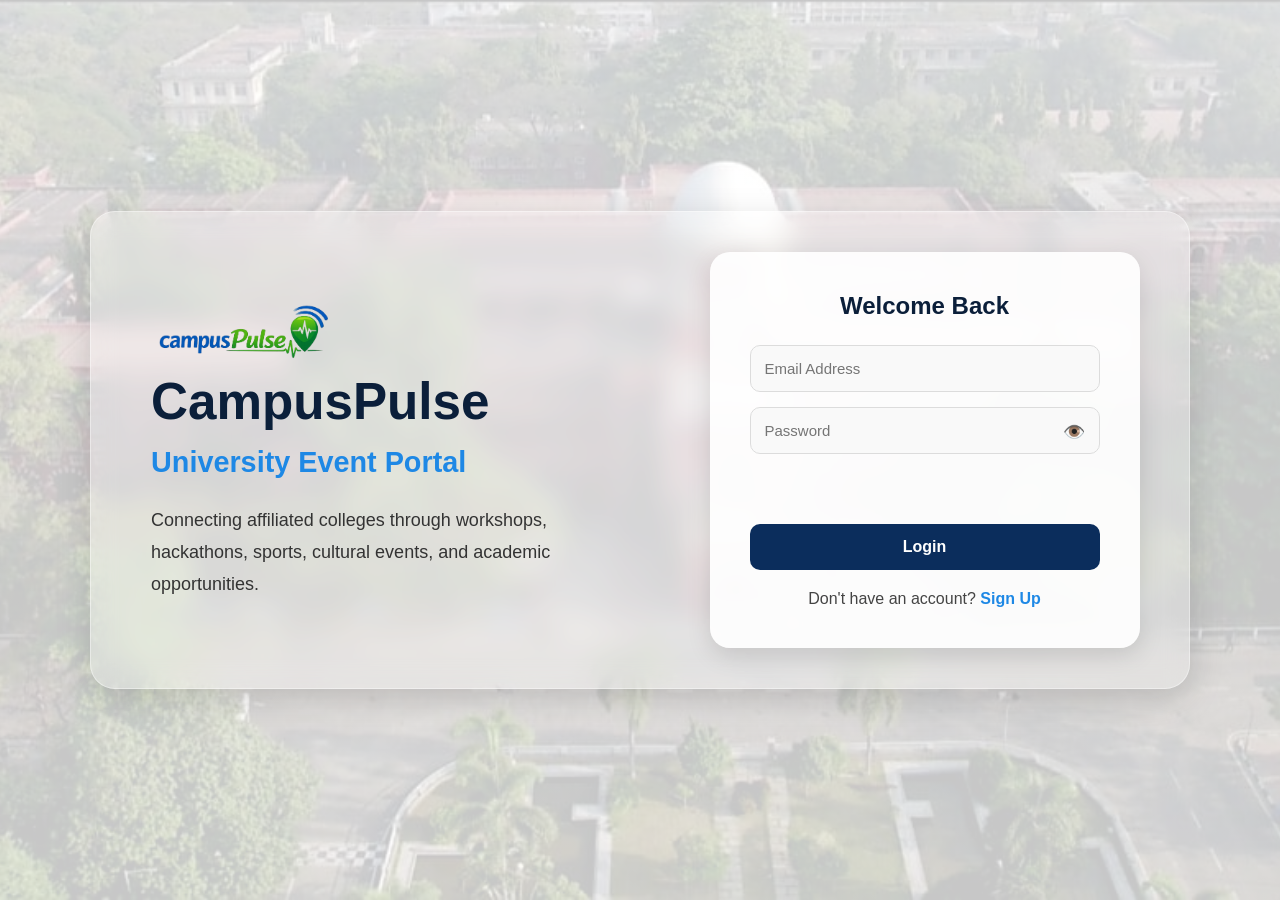
<file: index.html>
<!DOCTYPE html>
<html lang="en">
<head>
    <meta charset="UTF-8">
    <meta name="viewport" content="width=device-width, initial-scale=1.0">
    <title>CampusPulse - Login</title>
    <link rel="stylesheet" href="login.css">
</head>
<body>

    <div class="container">

        <!-- Welcome Section -->
        <div class="welcome-section">

            <img src="logo.png" alt="CampusPulse Logo" class="logo">

            <h1>CampusPulse</h1>

            <h2>University Event Portal</h2>

            <p>
                Connecting affiliated colleges through workshops,
                hackathons, sports, cultural events, and academic opportunities.
            </p>

        </div>
        <div class="form-section">

            <form id="loginForm" class="form-card">

                <h2>Welcome Back</h2>

                <input
                    type="email"
                    id="email"
                    placeholder="Email Address"
                    required>

                <div class="password-box">

                    <input
                        type="password"
                        id="loginPassword"
                        placeholder="Password"
                        required>

                    <span onclick="togglePassword('loginPassword')">
                        👁️
                    </span>

                </div>
                <p id="message"></p>

                <button type="submit">
                    Login
                </button>

                <p>
                    Don't have an account?
                    <a href="signup.html">Sign Up</a>
                </p>

            </form>

        </div>
    </div>

    <script src="login.js"></script>
<div id="notification" class="notification"></div>
</body>
</html>
</file>
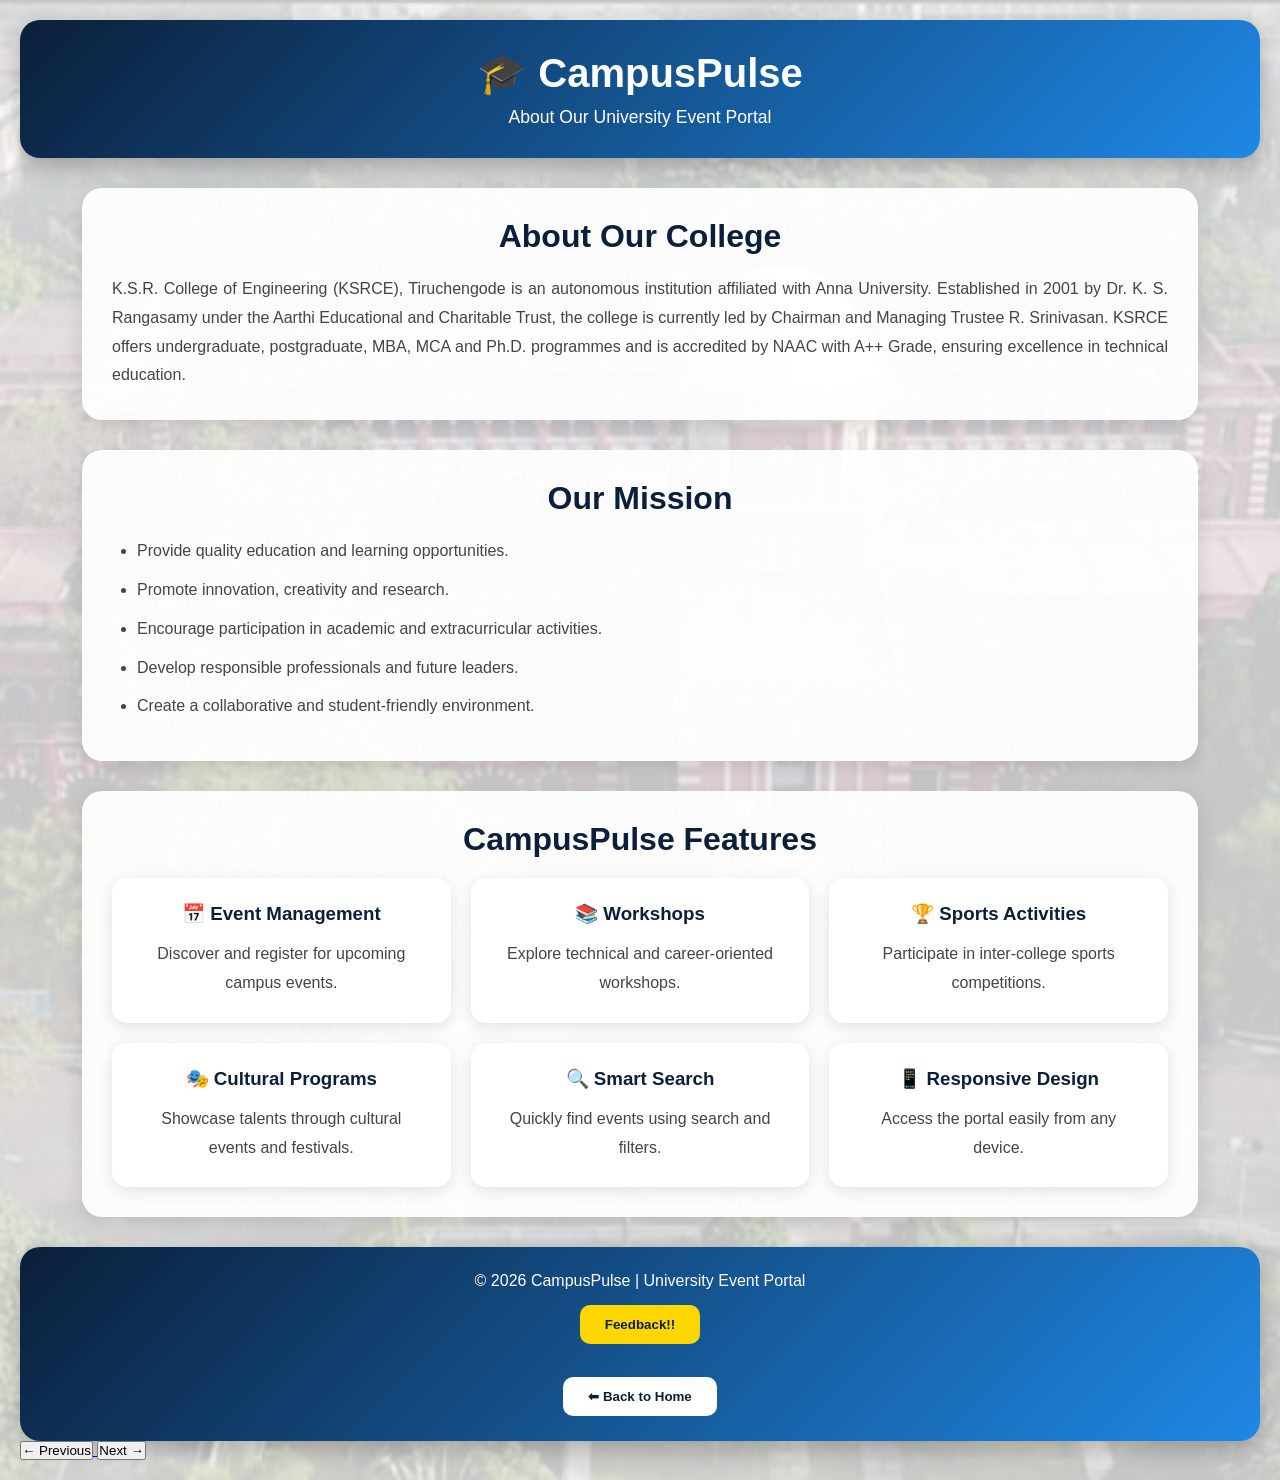
<file: about.html>
<!DOCTYPE html>
<html lang="en">
<head>
    <meta charset="UTF-8">
    <meta name="viewport" content="width=device-width, initial-scale=1.0">
    <title>CampusPulse - About Us</title>

    <link rel="stylesheet" href="about.css">
</head>

<body>
    <header class="event-header">

        <div class="header-content">

            <h1>🎓 CampusPulse</h1>

            <p>
                About Our University Event Portal
            </p>

        </div>

    </header>
    <div class="events-container">
        <section class="about-section">

            <h2>About Our College</h2>

            <p>
                K.S.R. College of Engineering (KSRCE),
                Tiruchengode is an autonomous institution
                affiliated with Anna University.

                Established in 2001 by
                Dr. K. S. Rangasamy under the
                Aarthi Educational and Charitable Trust,
                the college is currently led by
                Chairman and Managing Trustee
                R. Srinivasan.

                KSRCE offers undergraduate,
                postgraduate, MBA, MCA and
                Ph.D. programmes and is
                accredited by NAAC with A++
                Grade, ensuring excellence in
                technical education.
            </p>

        </section>
        <section class="about-section">

            <h2>Our Mission</h2>

            <ul>

                <li>Provide quality education and learning opportunities.</li>

                <li>Promote innovation, creativity and research.</li>

                <li>Encourage participation in academic and extracurricular activities.</li>

                <li>Develop responsible professionals and future leaders.</li>

                <li>Create a collaborative and student-friendly environment.</li>

            </ul>

        </section>
        <section class="about-section">

            <h2>CampusPulse Features</h2>

            <div class="events-grid">

                <div class="event-card">
                    <h3>📅 Event Management</h3>
                    <p>Discover and register for upcoming campus events.</p>
                </div>

                <div class="event-card">
                    <h3>📚 Workshops</h3>
                    <p>Explore technical and career-oriented workshops.</p>
                </div>

                <div class="event-card">
                    <h3>🏆 Sports Activities</h3>
                    <p>Participate in inter-college sports competitions.</p>
                </div>

                <div class="event-card">
                    <h3>🎭 Cultural Programs</h3>
                    <p>Showcase talents through cultural events and festivals.</p>
                </div>

                <div class="event-card">
                    <h3>🔍 Smart Search</h3>
                    <p>Quickly find events using search and filters.</p>
                </div>

                <div class="event-card">
                    <h3>📱 Responsive Design</h3>
                    <p>Access the portal easily from any device.</p>
                </div>

            </div>

        </section>

    </div>
    <div id="feedbackModal" class="modal">

        <div class="modal-content">

            <span
                class="close-btn"
                onclick="closeFeedback()">

                &times;

            </span>

            <h2>Feedback Form</h2>

            <form
                class="feedback-form"
                id="feedbackForm">

                <input
                    type="text"
                    placeholder="Enter Your Name"
                    required>

                <input
                    type="email"
                    placeholder="Enter Your Email"
                    required>

                <textarea
                    rows="5"
                    placeholder="Enter Your Feedback"
                    required>
                </textarea>

                <button type="submit">
                    Submit Feedback
                </button>

            </form>

        </div>

    </div>

    <footer class="event-footer">

        <div class="footer-content">

            <p>
                © 2026 CampusPulse |
                University Event Portal
            </p>

           <a
    href="https://forms.gle/GW8UhS5eDuYBNTUA7"
    target="_blank">

    <button class="feedback-btn">
        Feedback!!
    </button>

</a>

            <br><br>

            <a href="home.html">

                <button class="home-btn">

                    ⬅ Back to Home

                </button>

            </a>

        </div>

    </footer>

    <script src="about.js"></script>
<div class="page-navigation">

    <a href="sports.html">
        <button>← Previous</button>
    </a>

    <a href="dashboard.html">
        <button>Next →</button>
    </a>

</div>
</div>
</body>
</html>
</file>
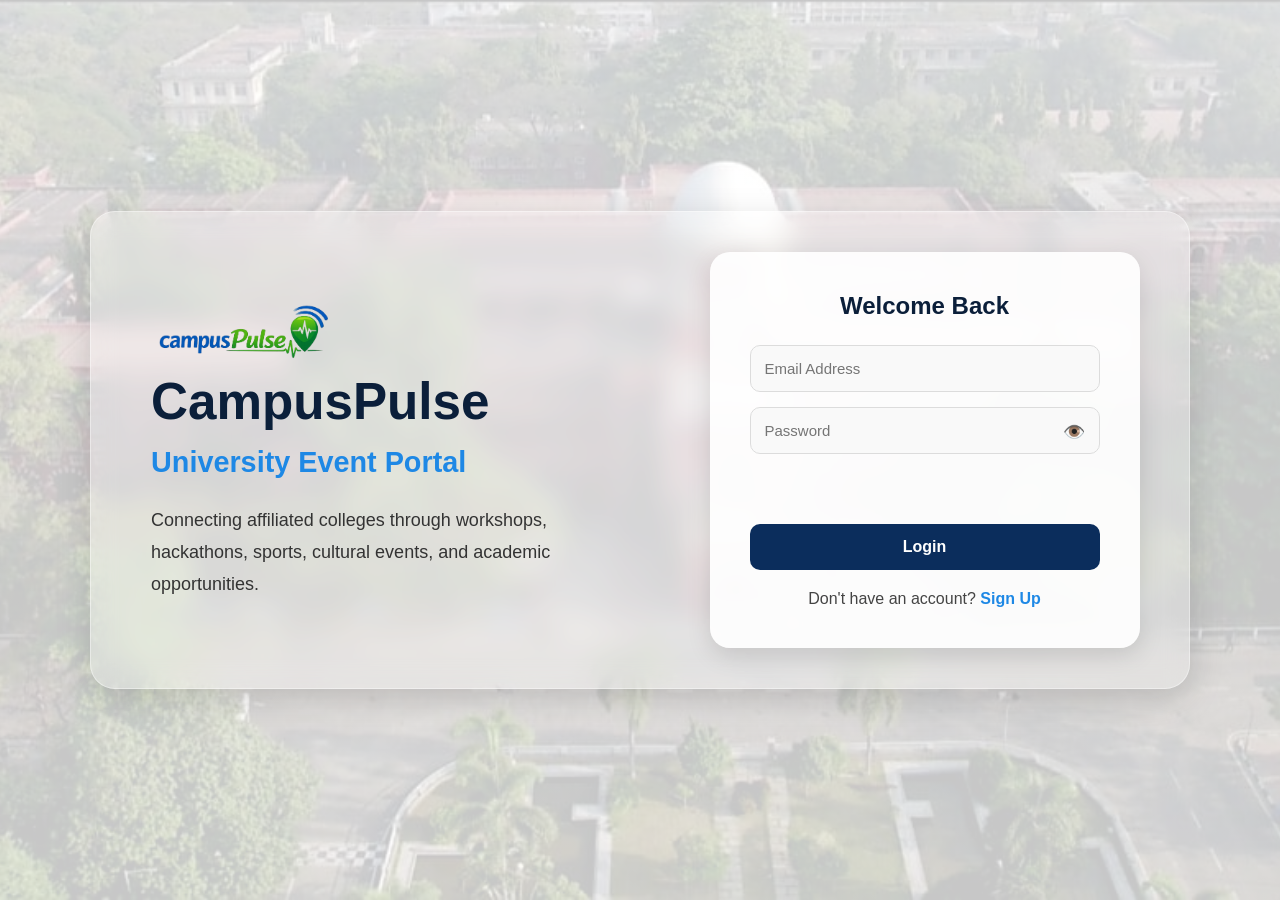
<file: dashboard.html>
<!DOCTYPE html>
<html lang="en">
<head>

    <meta charset="UTF-8">

    <meta name="viewport"
          content="width=device-width, initial-scale=1.0">

    <title>CampusPulse Dashboard</title>

    <link rel="stylesheet"
          href="dashboard.css">

</head>

<body>

    <div class="dashboard-container">

        <h1>My Dashboard</h1>

        <div class="profile-card">

            <h2>Student Profile</h2>

            <p>
                <strong>Name:</strong>
                <span id="profileName"></span>
            </p>

            <p>
                <strong>Email:</strong>
                <span id="profileEmail"></span>
            </p>

        </div>

        <div class="registered-events">

            <h2>Registered Events</h2>

            <div id="eventList">

                <!-- Events will appear here -->

            </div>

        </div>

    </div>

    <script src="dashboard.js"></script>
    <div class="page-navigation">

    <button onclick="goBack()">
        ← Back
    </button>

    <button onclick="goNext()">
        Next →
    </button>

</div>
<div id="notification" class="notification"></div>
</body>
</html>
</file>
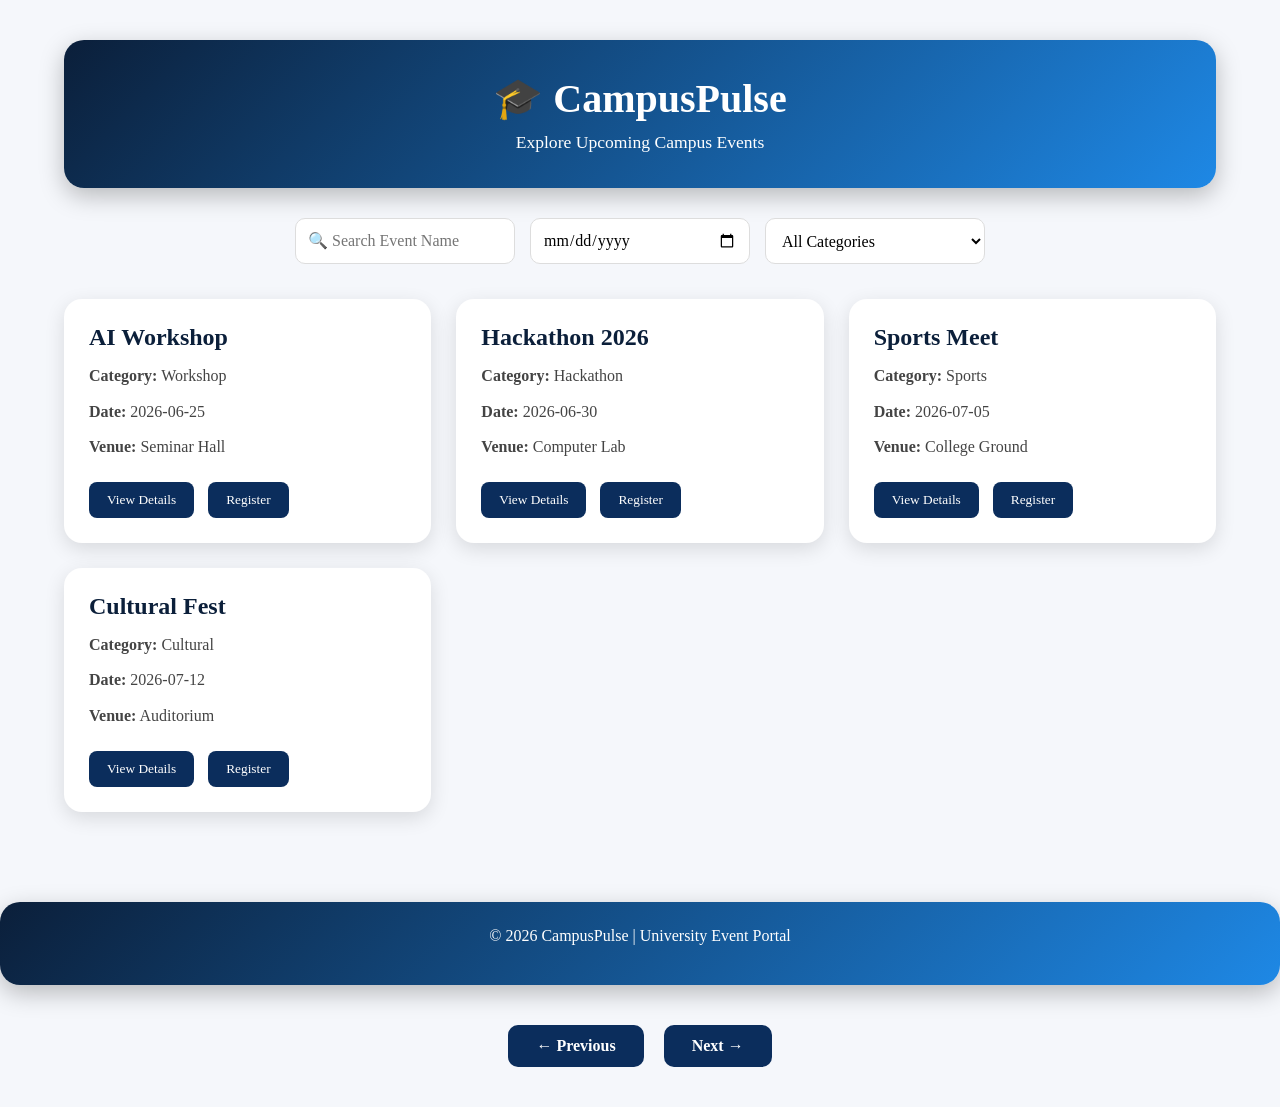
<file: events.html>
<!DOCTYPE html>
<html lang="en">
<head>
    <meta charset="UTF-8">
    <meta name="viewport" content="width=device-width, initial-scale=1.0">
    <title>CampusPulse - Events</title>
    <link rel="stylesheet" href="events.css">
</head>
<body>

<div class="events-container">
    <header class="event-header">

        <div class="header-content">
            <h1>🎓 CampusPulse</h1>
            <p>Explore Upcoming Campus Events</p>
        </div>

    </header>
    <section class="events-section">

        <div class="controls">

            <input
                type="text"
                id="searchInput"
                placeholder="🔍 Search Event Name">

            <input
                type="date"
                id="dateFilter">

            <select id="categoryFilter">
                <option value="all">All Categories</option>
                <option value="Workshop">Workshop</option>
                <option value="Hackathon">Hackathon</option>
                <option value="Sports">Sports</option>
                <option value="Cultural">Cultural</option>
            </select>

        </div>

        <!-- Event Cards -->
        <div id="eventsList" class="events-grid"></div>

    </section>

</div>
<div id="popup" class="popup">

    <div class="popup-content">

        <span id="closeBtn">&times;</span>

        <h2 id="popupTitle"></h2>

        <p id="popupDate"></p>

        <p id="popupVenue"></p>

        <p id="popupDescription"></p>

    </div>

</div>
<div id="registerPopup" class="popup">

    <div class="popup-content">

        <span id="closeRegisterBtn">&times;</span>

        <h2>Event Registration</h2>

        <form id="registerForm">

            <input
                type="text"
                placeholder="Enter Your Name"
                required>

            <input
                type="email"
                placeholder="Enter Your Email"
                required>

            <input
                type="text"
                placeholder="Department"
                required>

            <button type="submit">
                Submit Registration
            </button>

        </form>

    </div>

</div>
<footer class="event-footer">

    <div class="footer-content">

        <p>© 2026 CampusPulse | University Event Portal</p>
    </div>

</footer>

<script src="events.js"></script>
<div class="page-navigation">

    <a href="home.html">
        <button>← Previous</button>
    </a>

    <a href="workshops.html">
        <button>Next →</button>
    </a>

</div>
<div id="notification" class="notification"></div>
</body>
</html>
</file>
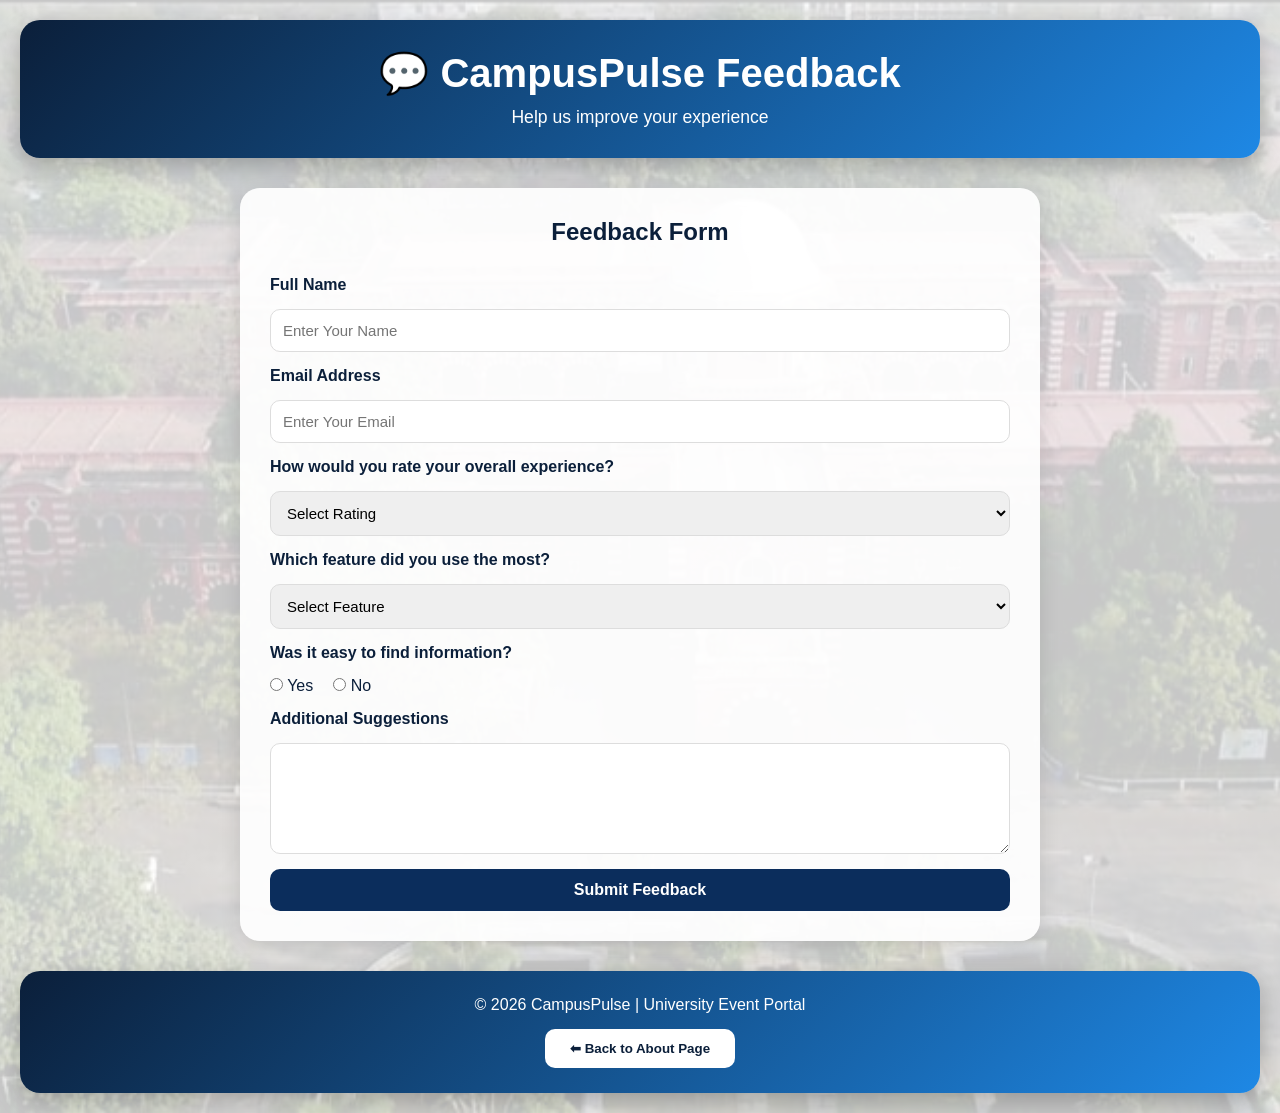
<file: feedback.html>
<!DOCTYPE html>
<html lang="en">
<head>
    <meta charset="UTF-8">
    <meta name="viewport" content="width=device-width, initial-scale=1.0">
    <title>CampusPulse - Feedback</title>

    <link rel="stylesheet" href="feedback.css">
</head>

<body>

    <header class="event-header">

        <div class="header-content">

            <h1>💬 CampusPulse Feedback</h1>

            <p>
                Help us improve your experience
            </p>

        </div>

    </header>

    <!-- Feedback Form -->

    <div class="feedback-container">

        <form
            id="feedbackForm"
            class="feedback-form">

            <h2>Feedback Form</h2>

            <label for="name">
                Full Name
            </label>

            <input
                type="text"
                id="name"
                placeholder="Enter Your Name"
                required>

            <label for="email">
                Email Address
            </label>

            <input
                type="email"
                id="email"
                placeholder="Enter Your Email"
                required>

            <label for="rating">
                How would you rate your overall experience?
            </label>

            <select
                id="rating"
                required>

                <option value="">
                    Select Rating
                </option>

                <option>⭐⭐⭐⭐⭐ Excellent</option>
                <option>⭐⭐⭐⭐ Good</option>
                <option>⭐⭐⭐ Average</option>
                <option>⭐⭐ Poor</option>
                <option>⭐ Very Poor</option>

            </select>

            <label for="feature">
                Which feature did you use the most?
            </label>

            <select
                id="feature"
                required>

                <option value="">
                    Select Feature
                </option>

                <option>Events</option>
                <option>Workshops</option>
                <option>Sports</option>
                <option>Cultural Activities</option>
                <option>Search & Filters</option>

            </select>

            <label>
                Was it easy to find information?
            </label>

            <div class="radio-group">

                <label>
                    <input
                        type="radio"
                        name="easy"
                        value="Yes"
                        required>
                    Yes
                </label>

                <label>
                    <input
                        type="radio"
                        name="easy"
                        value="No">
                    No
                </label>

            </div>

            <label for="suggestions">
                Additional Suggestions
            </label>

            <textarea
                id="suggestions"
                rows="5"
                placeholder="Share your suggestions here...">
            </textarea>

            <button type="submit">

                Submit Feedback

            </button>

        </form>

    </div>

    <!-- Footer -->

    <footer class="event-footer">

        <div class="footer-content">

            <p>
                © 2026 CampusPulse |
                University Event Portal
            </p>

            <a href="feedback.html">
</a>

            <a href="home.html">

                <button class="home-btn">

                    ⬅ Back to About Page

                </button>

            </a>

        </div>

    </footer>

    <script src="feedback.js"></script>

</body>
</html>
</file>
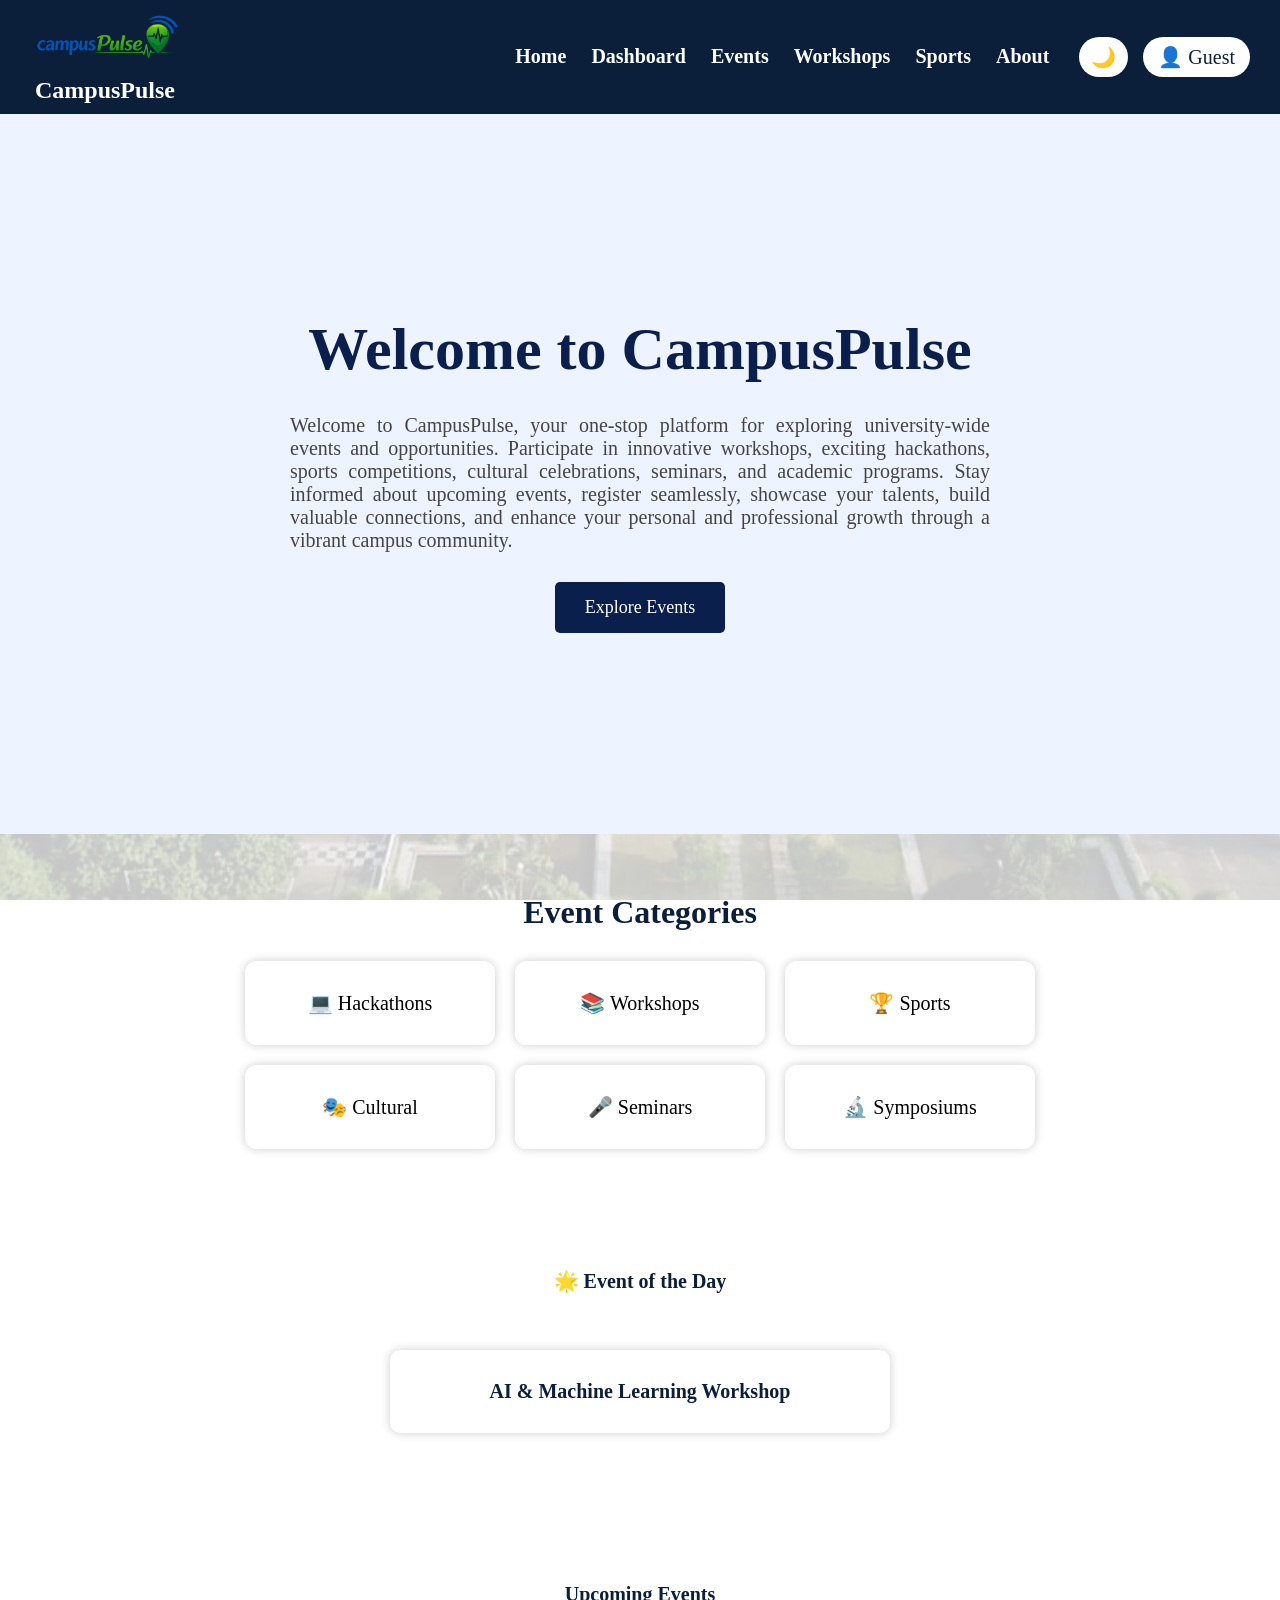
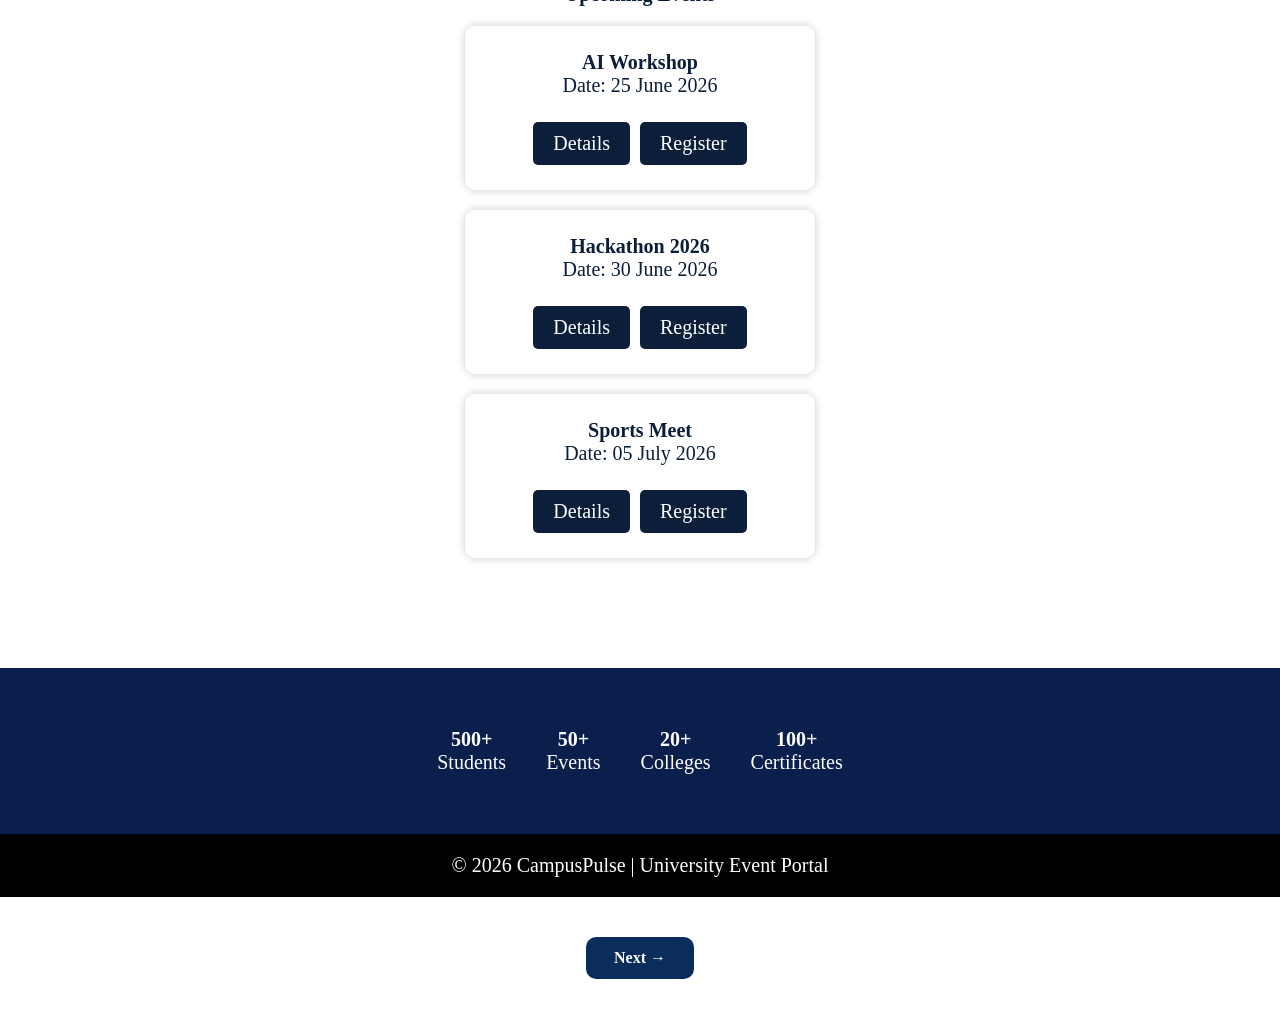
<file: home.html>
<!DOCTYPE html>
<html lang="en">

<head>
    <meta charset="UTF-8">
    <meta name="viewport"
          content="width=device-width, initial-scale=1.0">

    <title>CampusPulse - Home</title>

    <link rel="stylesheet" href="home.css">
</head>

<body>

    <nav>
    <div class="logo-section">

        <img src="logo.png"
             alt="CampusPulse Logo"
             class="nav-logo">

        <h2>CampusPulse</h2>

    </div>
    <ul class="nav-links">

        <li>
            <a href="home.html">
                Home
            </a>
        </li>

        <li>
            <a href="dashboard.html">
                Dashboard
            </a>
        </li>

        <li>
            <a href="events.html">
                Events
            </a>
        </li>

        <li>
            <a href="workshops.html">
                Workshops
            </a>
        </li>

        <li>
            <a href="sports.html">
                Sports
            </a>
        </li>

        <li>
            <a href="about.html">
                About
            </a>
        </li>

    </ul>
    <div class="right-section">
        <button id="themeToggle"
                class="theme-btn">

            🌙

        </button>
        <div class="user-menu">

            <div id="userBtn"
                 class="user-info">

                👤 <span id="userName">
                    Guest
                </span>

            </div>
            <div id="userDropdown"
                 class="dropdown">

                <h4>
                    Profile
                </h4>

                <p>
                    <strong>Name:</strong>
                    <span id="profileName"></span>
                </p>

                <p>
                    <strong>Email:</strong>
                    <span id="profileEmail"></span>
                </p>

                <button id="logoutBtn">

                    Logout

                </button>

            </div>

        </div>

    </div>

</nav>
    <section class="hero">

        <div class="hero-content">

            <h1>Welcome to CampusPulse</h1>

            <p>
                <p>
    Welcome to CampusPulse, your one-stop platform for
    exploring university-wide events and opportunities.
    Participate in innovative workshops, exciting
    hackathons, sports competitions, cultural celebrations,
    seminars, and academic programs. Stay informed about
    upcoming events, register seamlessly, showcase your
    talents, build valuable connections, and enhance your
    personal and professional growth through a vibrant
    campus community.
</p>
            </p>

            <a href="events.html">

                <button>

                    Explore Events

                </button>

            </a>

        </div>

    </section>
    <section class="categories">

        <h2>Event Categories</h2>

        <div class="card-container">

            <div class="card">💻 Hackathons</div>

            <div class="card">📚 Workshops</div>

            <div class="card">🏆 Sports</div>

            <div class="card">🎭 Cultural</div>

            <div class="card">🎤 Seminars</div>

            <div class="card">🔬 Symposiums</div>

        </div>

    </section>

    <section class="event-day">

        <h2>🌟 Event of the Day</h2><br>


        <div class="event-box">

            <h3 id="eventName">
                AI & Machine Learning Workshop
            </h3>

        </div>

    </section>

<section class="upcoming">

    <h2>Upcoming Events</h2>
    <div class="event-card">

        <h3>AI Workshop</h3>

        <p>Date: 25 June 2026</p>

        <div class="btn-group">

            <button onclick="showDetails('ai')">
                Details
            </button>

            <button onclick="showRegister('ai')">
                Register
            </button>

        </div>

        <div id="ai-details" class="hidden-box">

            <h4>AI Workshop Details</h4>

            <p>
                Learn Artificial Intelligence,
                Machine Learning, and ChatGPT tools.
            </p>

            <p>
                Venue: Seminar Hall
            </p>

            <p>
                Time: 10:00 AM
            </p>

        </div>

        <div id="ai-register" class="hidden-box">

            <h4>Registration Form</h4>
    <input type="text"
           placeholder="Enter Name"
           required>

    <input type="email"
           placeholder="Enter Email"
           required>
    <input
                type="text"
                placeholder="Department"
                required>

    <button
type="button"
onclick="registerEvent(
    'AI Workshop',
    '25 June 2026',
    'Workshop',
    'Seminar Hall'
)">
    Register Event
</button>
</form>

            </form>

        </div>

    </div>

    <div class="event-card">

        <h3>Hackathon 2026</h3>

        <p>Date: 30 June 2026</p>

        <div class="btn-group">

            <button onclick="showDetails('hackathon')">
                Details
            </button>

            <button onclick="showRegister('hackathon')">
                Register
            </button>

        </div>

        <div id="hackathon-details" class="hidden-box">

            <h4>Hackathon Details</h4>

            <p>
                24-Hour Coding Challenge with exciting prizes.
            </p>

            <p>
                Venue: Innovation Lab
            </p>

            <p>
                Time: 09:00 AM
            </p>

        </div>

        <div id="hackathon-register" class="hidden-box">

            <h4>Registration Form</h4>

    <input type="text"
           placeholder="Enter Name"
           required>

    <input type="email"
           placeholder="Enter Email"
           required>

    <button
type="button"
onclick="registerEvent(
    'Hackathon 2026',
    '30 June 2026',
    'Hackathon',
    'Innovation Lab'
)">
    Register Event
</button>

</form>

            </form>

        </div>

    </div>

    <div class="event-card">

        <h3>Sports Meet</h3>

        <p>Date: 05 July 2026</p>

        <div class="btn-group">

            <button onclick="showDetails('sports')">
                Details
            </button>

            <button onclick="showRegister('sports')">
                Register
            </button>

        </div>

        <div id="sports-details" class="hidden-box">

            <h4>Sports Meet Details</h4>

            <p>
                Participate in Cricket, Football,
                Volleyball and Athletics.
            </p>

            <p>
                Venue: College Ground
            </p>

            <p>
                Time: 08:00 AM
            </p>

        </div>

        <div id="sports-register" class="hidden-box">

            <h4>Registration Form</h4>
    <input type="text"
           placeholder="Enter Name"
           required>

    <input type="email"
           placeholder="Enter Email"
           required>

    <button
type="button"
onclick="registerEvent(
    'Sports Meet',
    '05 July 2026',
    'Sports',
    'College Ground'
)">
    Register Event
</button>

</form>

            </form>

        </div>

    </div>

</section>

    <section class="stats">

        <div class="stat">

            <h2>500+</h2>

            <p>Students</p>

        </div>

        <div class="stat">

            <h2>50+</h2>

            <p>Events</p>

        </div>

        <div class="stat">

            <h2>20+</h2>

            <p>Colleges</p>

        </div>

        <div class="stat">

            <h2>100+</h2>

            <p>Certificates</p>

        </div>

    </section>

    <footer>

        <p>
            © 2026 CampusPulse |
            University Event Portal
        </p>

    </footer>

    <script src="home.js"></script>
<div class="page-navigation">

    <a href="events.html">
        <button>Next →</button>
    </a>

</div>
<div id="notification" class="notification"></div>
</body>

</html>
</file>
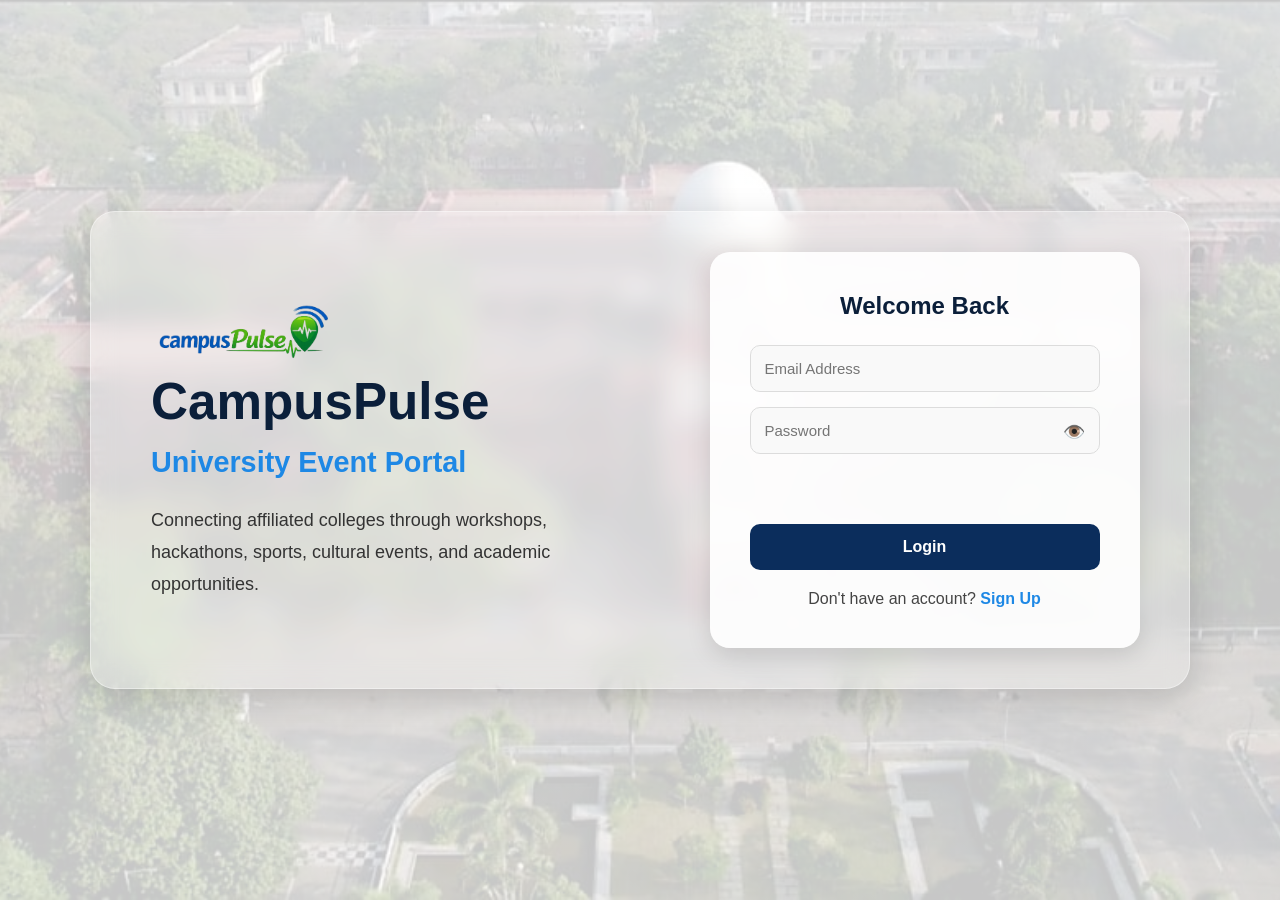
<file: login.html>
<!DOCTYPE html>
<html lang="en">
<head>
    <meta charset="UTF-8">
    <meta name="viewport" content="width=device-width, initial-scale=1.0">
    <title>CampusPulse - Login</title>
    <link rel="stylesheet" href="login.css">
</head>
<body>

    <div class="container">

        <!-- Welcome Section -->
        <div class="welcome-section">

            <img src="logo.png" alt="CampusPulse Logo" class="logo">

            <h1>CampusPulse</h1>

            <h2>University Event Portal</h2>

            <p>
                Connecting affiliated colleges through workshops,
                hackathons, sports, cultural events, and academic opportunities.
            </p>

        </div>
        <div class="form-section">

            <form id="loginForm" class="form-card">

                <h2>Welcome Back</h2>

                <input
                    type="email"
                    id="email"
                    placeholder="Email Address"
                    required>

                <div class="password-box">

                    <input
                        type="password"
                        id="loginPassword"
                        placeholder="Password"
                        required>

                    <span onclick="togglePassword('loginPassword')">
                        👁️
                    </span>

                </div>
                <p id="message"></p>

                <button type="submit">
                    Login
                </button>

                <p>
                    Don't have an account?
                    <a href="signup.html">Sign Up</a>
                </p>

            </form>

        </div>

    </div>

    <script src="login.js"></script>
<div id="notification" class="notification"></div>
</body>
</html>
</file>
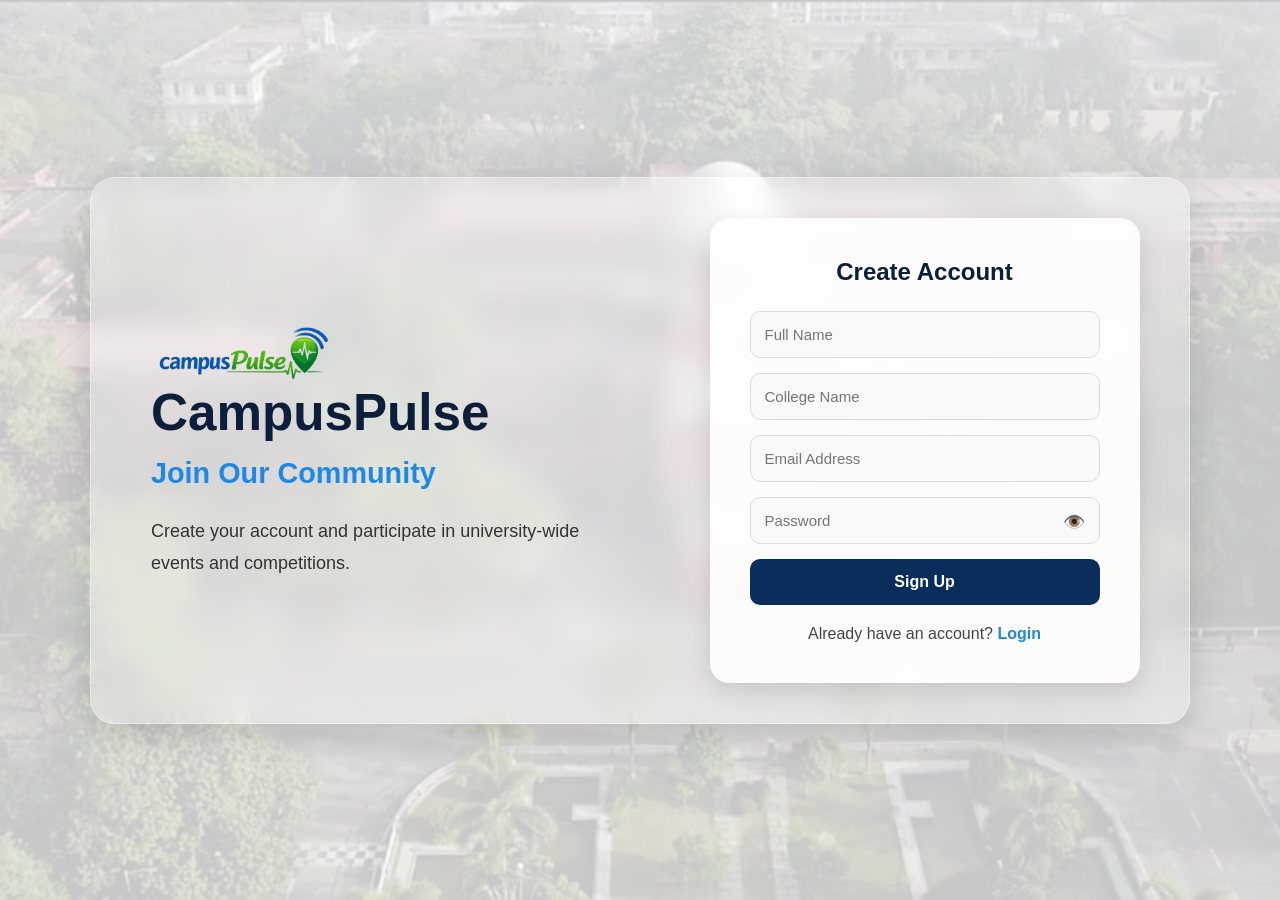
<file: signup.html>
<!DOCTYPE html>
<html lang="en">
<head>
    <meta charset="UTF-8">
    <meta name="viewport" content="width=device-width, initial-scale=1.0">
    <title>CampusPulse - Signup</title>

    <link rel="stylesheet" href="style.css">
</head>

<body>

<div class="container">

    <div class="welcome-section">

        <div class="brand-section">
    <img src="logo.png" alt="CampusPulse Logo" class="logo">

    <h1>CampusPulse</h1>
</div>

        <h2>Join Our Community</h2>

        <p>
            Create your account and participate in
            university-wide events and competitions.
        </p>

    </div>

    <div class="form-section">

        <form id="signupForm" class="form-card">

            <h2>Create Account</h2>

            <input
                type="text"
                id="userName"
                placeholder="Full Name"
                required>

            <input
                type="text"
                id="collegeName"
                placeholder="College Name"
                required>

            <input
                type="email"
                id="email"
                placeholder="Email Address"
                required>

            <div class="password-box">

                <input
                    type="password"
                    id="signupPassword"
                    placeholder="Password"
                    required>

                <span
                    onclick="togglePassword('signupPassword')">

                    👁️

                </span>

            </div>

            <button type="submit">

                Sign Up

            </button>

            <p>

                Already have an account?

                <a href="login.html">

                    Login

                </a>

            </p>

        </form>

    </div>

</div>

<script src="signup.js"></script>

</body>
</html>
</file>
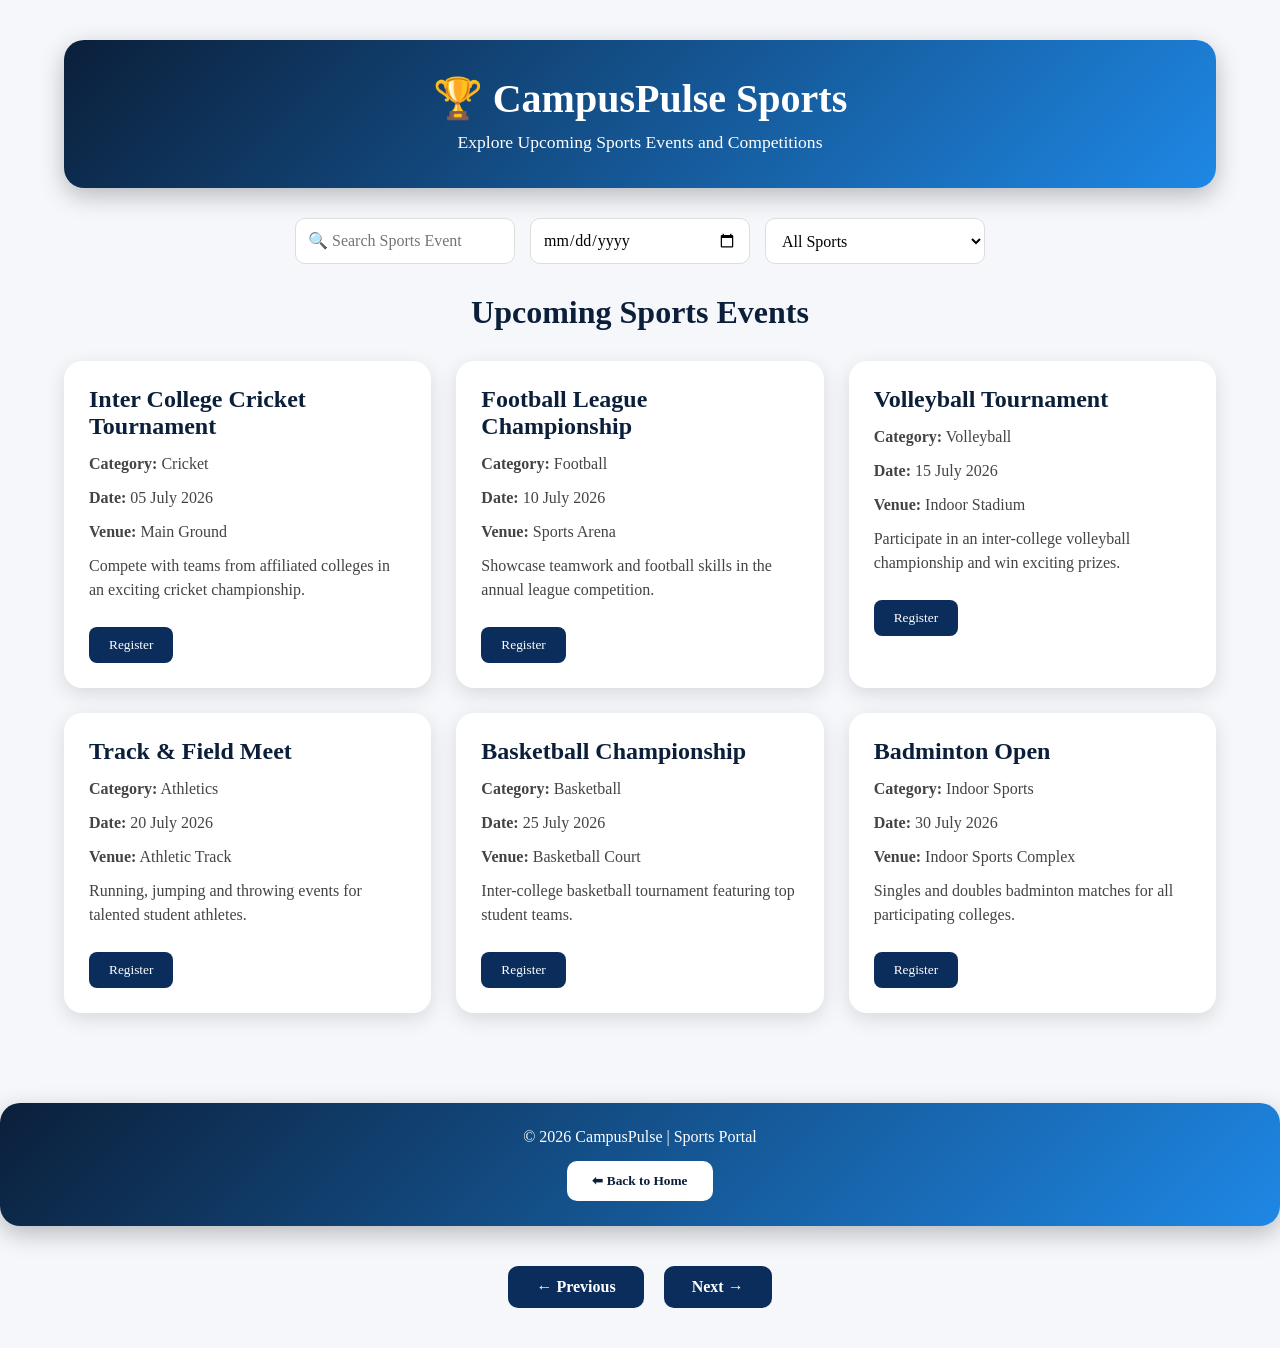
<file: sports.html>
<!DOCTYPE html>
<html lang="en">

<head>
    <meta charset="UTF-8">
    <meta name="viewport"
          content="width=device-width, initial-scale=1.0">

    <title>CampusPulse - Sports</title>

    <link rel="stylesheet" href="sports.css">
</head>

<body>

<div class="events-container">

    <header class="event-header">

        <div class="header-content">

            <h1>🏆 CampusPulse Sports</h1>

            <p>
                Explore Upcoming Sports Events and Competitions
            </p>

        </div>

    </header>
    <section class="events-section">

        <div class="controls">

            <input
                type="text"
                id="searchInput"
                placeholder="🔍 Search Sports Event">

            <input
                type="date"
                id="dateFilter">

            <select id="categoryFilter">

                <option value="all">All Sports</option>

                <option value="Cricket">Cricket</option>

                <option value="Football">Football</option>

                <option value="Volleyball">Volleyball</option>

                <option value="Athletics">Athletics</option>

            </select>

        </div>

        <h2 class="section-title">
            Upcoming Sports Events
        </h2>
        <div class="events-grid">

            <div class="event-card">

                <h3>Inter College Cricket Tournament</h3>

                <p><strong>Category:</strong> Cricket</p>

                <p><strong>Date:</strong> 05 July 2026</p>

                <p><strong>Venue:</strong> Main Ground</p>

                <p>
                    Compete with teams from affiliated colleges
                    in an exciting cricket championship.
                </p>

                <button onclick="openRegisterForm(
'Inter College Cricket Tournament',
'Cricket',
'2026-07-05',
'Main Ground'
)">
    Register
</button>

            </div>

            <div class="event-card">

                <h3>Football League Championship</h3>

                <p><strong>Category:</strong> Football</p>

                <p><strong>Date:</strong> 10 July 2026</p>

                <p><strong>Venue:</strong> Sports Arena</p>

                <p>
                    Showcase teamwork and football skills
                    in the annual league competition.
                </p>

                <button onclick="openRegisterForm(
'Football League Championship',
'Football',
'2026-07-10',
'Sports Arena'
)">
    Register
</button>

            </div>

            <div class="event-card">

                <h3>Volleyball Tournament</h3>

                <p><strong>Category:</strong> Volleyball</p>

                <p><strong>Date:</strong> 15 July 2026</p>

                <p><strong>Venue:</strong> Indoor Stadium</p>

                <p>
                    Participate in an inter-college volleyball
                    championship and win exciting prizes.
                </p>

                <button onclick="openRegisterForm(
'Volleyball Tournament',
'Volleyball',
'2026-07-15',
'Indoor Stadium'
)">
    Register
</button>

            </div>

            <div class="event-card">

                <h3>Track & Field Meet</h3>

                <p><strong>Category:</strong> Athletics</p>

                <p><strong>Date:</strong> 20 July 2026</p>

                <p><strong>Venue:</strong> Athletic Track</p>

                <p>
                    Running, jumping and throwing events
                    for talented student athletes.
                </p>

                <button onclick="openRegisterForm(
'Track & Field Meet',
'Athletics',
'2026-07-20',
'Athletic Track'
)">
    Register
</button>

            </div>

            <div class="event-card">

                <h3>Basketball Championship</h3>

                <p><strong>Category:</strong> Basketball</p>

                <p><strong>Date:</strong> 25 July 2026</p>

                <p><strong>Venue:</strong> Basketball Court</p>

                <p>
                    Inter-college basketball tournament
                    featuring top student teams.
                </p>

                <button onclick="openRegisterForm(
'Basketball Championship',
'Basketball',
'2026-07-25',
'Basketball Court'
)">
    Register
</button>

            </div>

            <div class="event-card">

                <h3>Badminton Open</h3>

                <p><strong>Category:</strong> Indoor Sports</p>

                <p><strong>Date:</strong> 30 July 2026</p>

                <p><strong>Venue:</strong> Indoor Sports Complex</p>

                <p>
                    Singles and doubles badminton matches
                    for all participating colleges.
                </p>

                <button onclick="openRegisterForm(
'Badminton Open',
'Indoor Sports',
'2026-07-30',
'Indoor Sports Complex'
)">
    Register
</button>

            </div>

        </div>

    </section>

</div>
<div id="registerPopup" class="popup">

    <div class="popup-content">

        <span id="closeRegisterBtn">&times;</span>

        <h2>Event Registration</h2>

        <form id="registerForm">

            <input
                type="text"
                placeholder="Enter Your Name"
                required>

            <input
                type="email"
                placeholder="Enter Your Email"
                required>

            <input
                type="text"
                placeholder="Department"
                required>

            <button type="submit">
                Submit Registration
            </button>

        </form>

    </div>

</div>
<footer class="event-footer">

    <div class="footer-content">

        <p>
            © 2026 CampusPulse | Sports Portal
        </p>

        <a href="home.html">

            <button class="home-btn">
                ⬅ Back to Home
            </button>

        </a>

    </div>

</footer>

<script src="sports.js"></script>
<div class="page-navigation">

    <a href="workshops.html">
        <button>← Previous</button>
    </a>

    <a href="about.html">
        <button>Next →</button>
    </a>

</div>
<div id="notification" class="notification"></div>
</body>

</html>
</file>
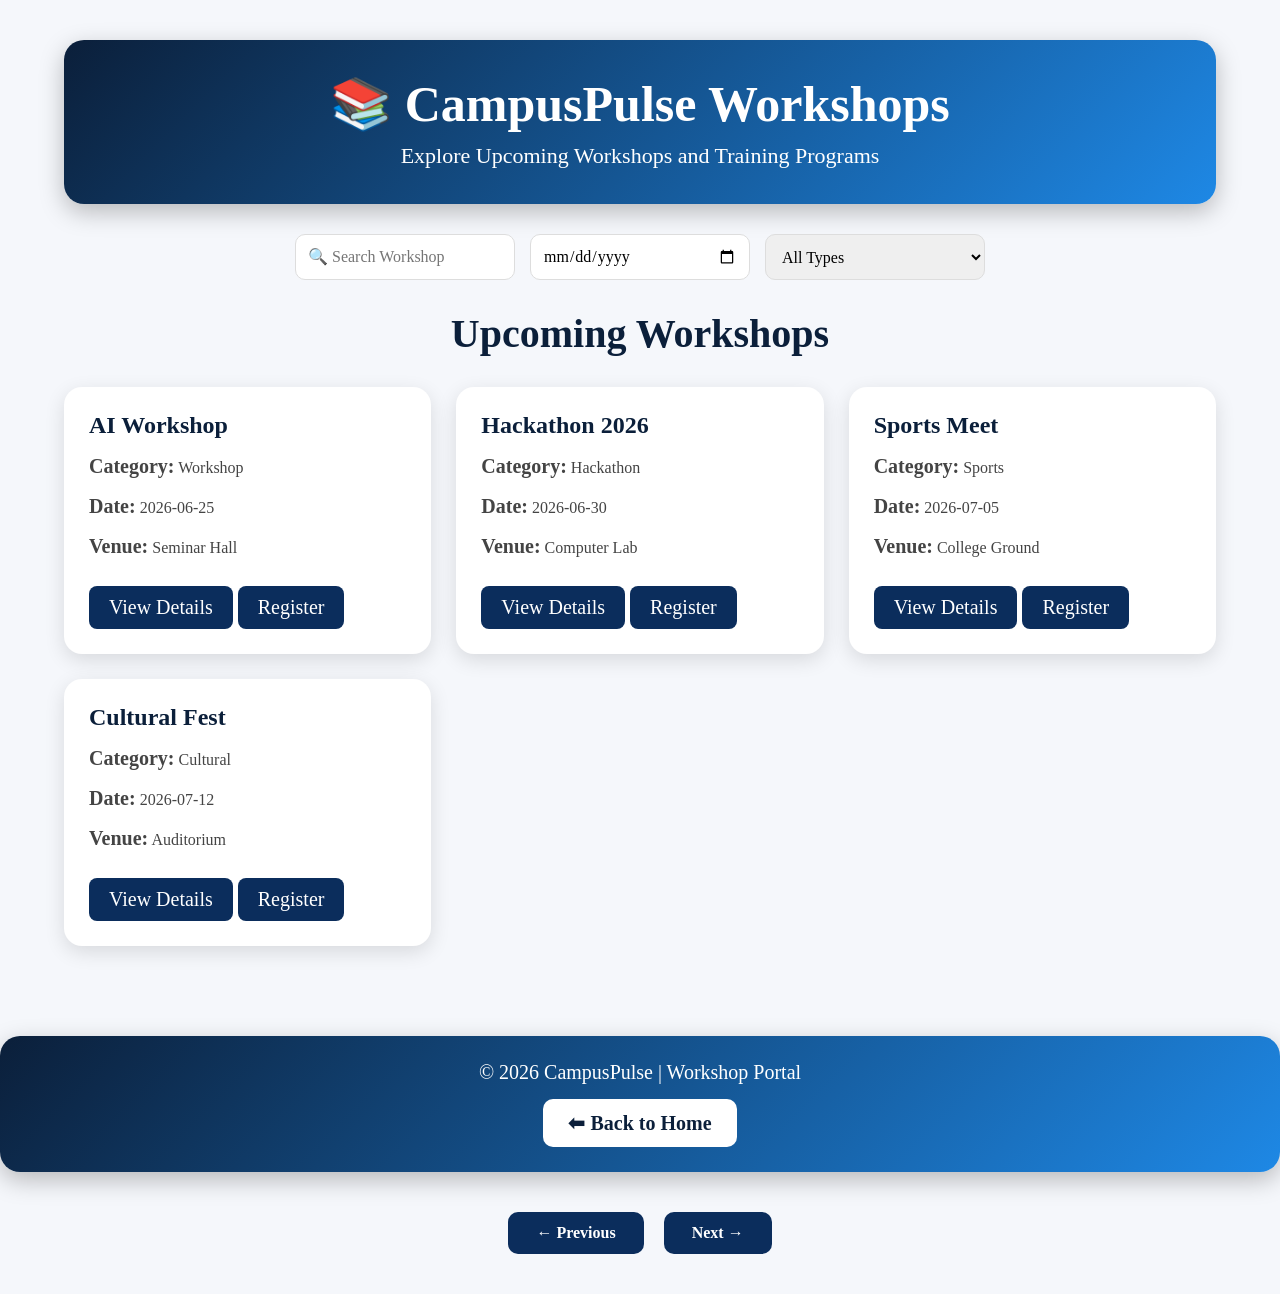
<file: workshops.html>
<!DOCTYPE html>
<html lang="en">
<head>
    <meta charset="UTF-8">
    <meta name="viewport" content="width=device-width, initial-scale=1.0">
    <title>CampusPulse - Workshops</title>
    <link rel="stylesheet" href="workshops.css">
</head>

<body>

<div class="events-container">
    <header class="event-header">
        <div class="header-content">
            <h1>📚 CampusPulse Workshops</h1>
            <p>Explore Upcoming Workshops and Training Programs</p>
        </div>
    </header>
    <section class="events-section">

        <div class="controls">

            <input
                type="text"
                id="searchInput"
                placeholder="🔍 Search Workshop">

            <input
                type="date"
                id="dateFilter">

            <select id="categoryFilter">
                <option value="all">All Types</option>
                <option value="Technical">Technical</option>
                <option value="Programming">Programming</option>
                <option value="AI">AI & ML</option>
                <option value="Career">Career Development</option>
            </select>

        </div>

        <h2 class="section-title">
            Upcoming Workshops
        </h2>

        <div class="events-grid" id="eventsList">
            <div class="event-card">

                <h3>AI & Machine Learning Workshop</h3>

                <p><strong>Type:</strong> AI & ML</p>

                <p><strong>Date:</strong> 25 June 2026</p>

                <p><strong>Venue:</strong> Seminar Hall</p>

                <p>
                    Learn Machine Learning, Deep Learning and
                    Artificial Intelligence concepts.
                </p>

                <button onclick="openRegisterForm()">
                    Register
                </button>

            </div>
            <div class="event-card">

                <h3>Python Programming Workshop</h3>

                <p><strong>Type:</strong> Programming</p>

                <p><strong>Date:</strong> 28 June 2026</p>

                <p><strong>Venue:</strong> Computer Lab</p>

                <p>
                    Hands-on training on Python basics,
                    OOP concepts and mini projects.
                </p>

                <button onclick="openRegisterForm()">
                    Register
                </button>

            </div>
            <div class="event-card">

                <h3>Web Development Bootcamp</h3>

                <p><strong>Type:</strong> Technical</p>

                <p><strong>Date:</strong> 05 July 2026</p>

                <p><strong>Venue:</strong> Innovation Center</p>

                <p>
                    Learn HTML, CSS, JavaScript and
                    modern web development techniques.
                </p>

                <button onclick="openRegisterForm()">
                    Register
                </button>

            </div>
            <div class="event-card">

                <h3>Career Readiness Program</h3>

                <p><strong>Type:</strong> Career Development</p>

                <p><strong>Date:</strong> 10 July 2026</p>

                <p><strong>Venue:</strong> Conference Hall</p>

                <p>
                    Resume building, aptitude preparation,
                    group discussions and interviews.
                </p>

                <button onclick="openRegisterForm()">
                    Register
                </button>

            </div>

        </div>

    </section>

</div>

<div id="registerPopup" class="popup">

    <div class="popup-content">

        <span class="close-btn"
              onclick="closeRegisterForm()">
            &times;
        </span>

        <h2>Workshop Registration</h2>

        <form id="registerForm">

            <input
                type="text"
                placeholder="Full Name"
                required>

            <input
                type="email"
                placeholder="Email Address"
                required>

            <input
                type="text"
                placeholder="Department"
                required>

            <input
                type="text"
                placeholder="College Name"
                required>

            <button type="submit">
    Register
</button>

        </form>

    </div>

</div>
<footer class="event-footer">

    <div class="footer-content">

        <p>
            © 2026 CampusPulse | Workshop Portal
        </p>

        <a href="home.html">
            <button class="home-btn">
                ⬅ Back to Home
            </button>
        </a>

    </div>

</footer>

<script src="workshops.js"></script>
<div class="page-navigation">

    <a href="events.html">
        <button>← Previous</button>
    </a>

    <a href="sports.html">
        <button>Next →</button>
    </a>

</div>
<div id="notification" class="notification"></div>
</body>
</html>
</file>
<file: login.css>
*{
    margin:0;
    padding:0;
    box-sizing:border-box;
    font-family:Arial, Helvetica, sans-serif;
}
body{
    min-height:100vh;
    padding:20px;

    background:
    linear-gradient(
        rgba(255,255,255,0.78),
        rgba(255,255,255,0.78)
    ),
    url("campus.jpeg");

    background-size:cover;
    background-position:center;
    background-repeat:no-repeat;

    display:flex;
    justify-content:center;
    align-items:center;
}
.container{
    width:90%;
    max-width:1100px;

    display:flex;

    background:rgba(255,255,255,0.25);
    backdrop-filter:blur(12px);

    border:1px solid rgba(255,255,255,0.4);
    border-radius:25px;

    overflow:hidden;

    box-shadow:0 10px 35px rgba(0,0,0,0.15);

    animation:fadeIn 1s ease;
}
.welcome-section{
    flex:1;

    padding:60px;

    display:flex;
    flex-direction:column;
    justify-content:center;

    color:#0B1F3A;
}

.logo{
    width:180px;
    height:auto;
    object-fit:contain;
    margin-bottom:10px;
}

.welcome-section h1{
    font-size:3.2rem;
    margin-bottom:15px;
}

.welcome-section h2{
    color:#1E88E5;
    font-size:1.8rem;
    margin-bottom:25px;
}

.welcome-section p{
    max-width:450px;
    line-height:1.8;
    font-size:18px;
    color:#333;
}
.form-section{
    flex:1;

    display:flex;
    justify-content:center;
    align-items:center;

    padding:40px;
}

.form-card{
    width:100%;
    max-width:430px;

    padding:40px;

    background:rgba(255,255,255,0.9);

    border-radius:20px;

    box-shadow:0 8px 25px rgba(0,0,0,0.12);

    display:flex;
    flex-direction:column;
}

.form-card h2{
    text-align:center;
    color:#0B1F3A;
    margin-bottom:25px;
}

.form-card input{
    width:100%;

    padding:14px;

    margin-bottom:15px;

    border:1px solid #dcdcdc;
    border-radius:10px;

    outline:none;

    background:#f9f9f9;

    font-size:15px;

    transition:0.3s;
}

.form-card input:focus{
    border-color:#1E88E5;
    box-shadow:0 0 8px rgba(30,136,229,0.2);
}

.password-box{
    position:relative;
    width:100%;
}

.password-box span{
    position:absolute;
    top:14px;
    right:15px;

    cursor:pointer;
    font-size:18px;
}
.form-card button{
    width:100%;

    padding:14px;

    border:none;
    border-radius:10px;

    background:#0B2D5C;

    color:white;
    font-size:16px;
    font-weight:bold;

    cursor:pointer;

    transition:0.3s;
}
.form-card button:hover{
    background:#144a92;
    transform:translateY(-2px);
}
.form-card p{
    margin-top:20px;
    text-align:center;
    color:#444;
}

.form-card a{
    color:#1E88E5;
    text-decoration:none;
    font-weight:bold;
}

.form-card a:hover{
    text-decoration:underline;
}
@keyframes fadeIn{

    from{
        opacity:0;
        transform:translateY(20px);
    }

    to{
        opacity:1;
        transform:translateY(0);
    }

}
@media(max-width:768px){

    .container{
        flex-direction:column;
    }

    .welcome-section{
        text-align:center;
        align-items:center;
        padding:40px 25px;
    }

    .logo{
        width:140px;
    }

    .welcome-section h1{
        font-size:2.3rem;
    }

    .welcome-section h2{
        font-size:1.5rem;
    }

    .welcome-section p{
        font-size:16px;
    }

    .form-section{
        padding:25px;
    }

    .form-card{
        padding:30px;
    }
}
#message{
    text-align:center;
    font-weight:bold;
    margin-bottom:15px;
    min-height:20px;
}
.notification{
    position:fixed;
    top:20px;
    right:20px;
    background:#28a745;
    color:white;
    padding:15px 25px;
    border-radius:8px;
    font-weight:bold;
    box-shadow:0 4px 10px rgba(0,0,0,0.3);
    display:none;
    z-index:9999;
    animation:slideIn 0.3s ease;
}

@keyframes slideIn{
    from{
        opacity:0;
        transform:translateX(100%);
    }
    to{
        opacity:1;
        transform:translateX(0);
    }
}
</file>
<file: about.css>
*{
    margin:0;
    padding:0;
    box-sizing:border-box;
    font-family:Arial, Helvetica, sans-serif;
}
body{
    min-height:100vh;
    padding:20px;

    background:
    linear-gradient(
        rgba(255,255,255,0.78),
        rgba(255,255,255,0.78)
    ),
    url("campus.jpeg");

    background-size:cover;
    background-position:center;
    background-repeat:no-repeat;
}
.events-container{
    width:90%;
    max-width:1200px;
    margin:auto;
}
.event-header{
    background:linear-gradient(
        135deg,
        #0B1F3A,
        #1E88E5
    );

    color:white;
    text-align:center;

    padding:30px;

    border-radius:20px;

    margin-bottom:30px;

    box-shadow:0 8px 25px rgba(0,0,0,0.25);
}

.event-header h1{
    font-size:2.5rem;
    margin-bottom:10px;
}

.event-header p{
    font-size:1.1rem;
}
.about-section{
    background:rgba(255,255,255,0.92);

    padding:30px;

    margin-bottom:30px;

    border-radius:20px;

    box-shadow:0 6px 20px rgba(0,0,0,0.12);
}

.about-section h2{
    color:#0B1F3A;

    text-align:center;

    margin-bottom:20px;

    font-size:2rem;
}

.about-section p{
    color:#444;

    line-height:1.8;

    text-align:justify;
}

.about-section ul{
    padding-left:25px;
}

.about-section li{
    color:#444;

    line-height:1.8;

    margin-bottom:10px;
}

/* FEATURES GRID */

.events-grid{
    display:grid;

    grid-template-columns:
    repeat(auto-fit,minmax(280px,1fr));

    gap:20px;
}
.event-card{
    background:white;

    padding:25px;

    border-radius:15px;

    text-align:center;

    box-shadow:0 4px 15px rgba(0,0,0,0.1);

    transition:0.3s;
}

.event-card:hover{
    transform:translateY(-8px) scale(1.02);

    box-shadow:
    0 10px 25px rgba(30,136,229,0.25);
}

.event-card h3{
    color:#0B1F3A;

    margin-bottom:15px;
}

.event-card p{
    text-align:center;
}
.event-footer{
    margin-top:30px;

    background:linear-gradient(
        135deg,
        #0B1F3A,
        #1E88E5
    );

    color:white;

    text-align:center;

    padding:25px;

    border-radius:20px;

    box-shadow:0 8px 25px rgba(0,0,0,0.25);
}

.footer-content p{
    margin-bottom:15px;
}
.feedback-btn{
    padding:12px 25px;

    border:none;

    border-radius:10px;

    background:#FFD700;

    color:#0B1F3A;

    font-weight:bold;

    cursor:pointer;

    transition:0.3s;

    margin-bottom:15px;
}

.feedback-btn:hover{
    background:#ffcc00;

    transform:translateY(-3px);
}
.home-btn{
    padding:12px 25px;

    border:none;

    border-radius:10px;

    background:white;

    color:#0B1F3A;

    font-weight:bold;

    cursor:pointer;

    transition:0.3s;
}

.home-btn:hover{
    background:#f4f4f4;

    transform:translateY(-3px);
}
.modal{
    display:none;

    position:fixed;

    top:0;
    left:0;

    width:100%;
    height:100%;

    background:rgba(0,0,0,0.6);

    z-index:1000;
}

.modal-content{
    background:white;

    width:90%;
    max-width:550px;

    margin:80px auto;

    padding:30px;

    border-radius:20px;

    position:relative;

    box-shadow:0 8px 25px rgba(0,0,0,0.25);
}

.modal-content h2{
    text-align:center;

    color:#0B1F3A;

    margin-bottom:20px;
}
.close-btn{
    position:absolute;

    top:10px;
    right:20px;

    font-size:30px;

    cursor:pointer;

    color:#333;
}

.close-btn:hover{
    color:red;
}
.feedback-form{
    display:flex;

    flex-direction:column;

    gap:15px;
}

.feedback-form input,
.feedback-form textarea{
    padding:12px;

    border:1px solid #ddd;

    border-radius:10px;

    font-size:15px;

    outline:none;

    transition:0.3s;
}

.feedback-form input:focus,
.feedback-form textarea:focus{
    border-color:#1E88E5;

    box-shadow:
    0 0 8px rgba(30,136,229,0.2);
}

.feedback-form button{
    padding:12px;

    border:none;

    border-radius:10px;

    background:#0B2D5C;

    color:white;

    font-size:16px;

    cursor:pointer;

    transition:0.3s;
}

.feedback-form button:hover{
    background:#144a92;

    transform:translateY(-2px);
}
@media(max-width:768px){

    .event-header h1{
        font-size:2rem;
    }

    .about-section{
        padding:20px;
    }

    .modal-content{
        width:95%;
    }
}
</file>
<file: dashboard.css>
*{
    margin:0;
    padding:0;
    box-sizing:border-box;
    font-family:Arial, sans-serif;
}

body{
    min-height:100vh;

    background:
    linear-gradient(
        rgba(255,255,255,0.8),
        rgba(255,255,255,0.8)
    ),
    url("campus.jpeg");

    background-size:cover;
    background-position:center;
    background-repeat:no-repeat;

    padding:30px;
}

.dashboard-container{

    max-width:1000px;

    margin:auto;

    background:rgba(255,255,255,0.25);

    backdrop-filter:blur(12px);

    border-radius:20px;

    padding:30px;

    box-shadow:0 10px 25px rgba(0,0,0,0.15);
}

.dashboard-container h1{

    text-align:center;

    color:#0B1F3A;

    margin-bottom:30px;
}

.profile-card{

    background:white;

    padding:20px;

    border-radius:12px;

    margin-bottom:25px;

    box-shadow:0 4px 10px rgba(0,0,0,0.1);
}

.profile-card h2{

    color:#0B1F3A;

    margin-bottom:15px;
}

.profile-card p{

    margin-bottom:10px;
}

.registered-events h2{

    color:#0B1F3A;

    margin-bottom:20px;
}

.event-card{

    background:white;

    padding:20px;

    border-radius:12px;

    margin-bottom:15px;

    box-shadow:0 4px 10px rgba(0,0,0,0.1);

    transition:0.3s;
}

.event-card:hover{

    transform:translateY(-5px);
}

.event-card h3{

    color:#0B1F3A;

    margin-bottom:10px;
}

.status{

    color:green;

    font-weight:bold;
}

.no-events{

    text-align:center;

    color:#666;

    font-size:18px;

    padding:20px;
}

@media(max-width:768px){

    body{
        padding:15px;
    }

    .dashboard-container{
        padding:20px;
    }
}
.page-navigation{

    display:flex;

    justify-content:center;

    gap:20px;

    margin:40px 0;
}

.page-navigation button{

    padding:12px 25px;

    border:none;

    border-radius:8px;

    background:#0B1F3A;

    color:white;

    cursor:pointer;

    font-size:16px;

    transition:0.3s;
}

.page-navigation button:hover{

    background:#FFD700;

    color:#0B1F3A;
}
.notification{
    position:fixed;
    top:20px;
    right:20px;
    background:#28a745;
    color:white;
    padding:15px 25px;
    border-radius:8px;
    font-weight:bold;
    box-shadow:0 4px 10px rgba(0,0,0,0.3);
    display:none;
    z-index:9999;
    animation:slideIn 0.3s ease;
}

@keyframes slideIn{
    from{
        opacity:0;
        transform:translateX(100%);
    }
    to{
        opacity:1;
        transform:translateX(0);
    }
}
</file>
<file: events.css>
*{
    margin:0;
    padding:0;
    box-sizing:border-box;
    font-family:"Times New Roman", Times, serif;
}

body{
    background:#f5f7fb;
    color:#333;
}
.events-container{
    width:90%;
    max-width:1200px;
    margin:auto;
    padding:40px 0;
}
.event-header{
    background:linear-gradient(
        135deg,
        #0B1F3A,
        #1E88E5
    );
    color:white;
    text-align:center;
    padding:35px;
    border-radius:20px;
    margin-bottom:30px;
    box-shadow:0 8px 25px rgba(0,0,0,0.25);
}

.event-header h1{
    font-size:2.5rem;
    margin-bottom:10px;
}

.event-header p{
    font-size:1.1rem;
}
.controls{
    display:flex;
    justify-content:center;
    flex-wrap:wrap;
    gap:15px;
    margin-bottom:35px;
}

.controls input,
.controls select{
    padding:12px;
    border:1px solid #ddd;
    border-radius:10px;
    min-width:220px;
    font-size:16px;
    background:white;
}
.section-title{
    text-align:center;
    color:#0B1F3A;
    margin-bottom:30px;
    font-size:2rem;
}
.events-grid{
    display:grid;
    grid-template-columns:
    repeat(auto-fit,minmax(320px,1fr));
    gap:25px;
}
.event-card{
    background:white;
    border-radius:18px;
    padding:25px;
    box-shadow:0 6px 20px rgba(0,0,0,0.12);
    transition:all 0.3s ease;
}

.event-card:hover{
    transform:translateY(-8px);
    box-shadow:0 12px 28px rgba(30,136,229,0.25);
}

.event-card h3{
    color:#0B1F3A;
    margin-bottom:12px;
    font-size:24px;
}

.event-card p{
    margin:10px 0;
    color:#444;
    line-height:1.6;
    font-size:16px;
}
.event-card button{
    margin-top:12px;
    margin-right:10px;
    padding:10px 18px;
    border:none;
    border-radius:8px;
    background:#0B2D5C;
    color:white;
    cursor:pointer;
    transition:all 0.3s ease;
}

.event-card button:hover{
    background:#144a92;
    transform:scale(1.05);
}
.popup{
    display:none;
    position:fixed;
    top:0;
    left:0;
    width:100%;
    height:100%;
    background:rgba(0,0,0,0.6);
    z-index:1000;
    overflow:auto;
}
.popup-content{
    background:white;
    width:90%;
    max-width:600px;
    padding:30px;
    border-radius:15px;
    margin:80px auto;
    position:relative;
    animation:popupOpen 0.3s ease;
}

@keyframes popupOpen{
    from{
        opacity:0;
        transform:scale(0.8);
    }
    to{
        opacity:1;
        transform:scale(1);
    }
}

.close-btn{
    position:absolute;
    top:10px;
    right:20px;
    font-size:30px;
    cursor:pointer;
    color:#333;
}

.close-btn:hover{
    color:red;
}
.popup-content h2{
    color:#0B1F3A;
    margin-bottom:20px;
}
#registerForm{
    display:flex;
    flex-direction:column;
    gap:15px;
    margin-top:15px;
}

#registerForm input{
    width:100%;
    padding:12px;
    border:1px solid #ccc;
    border-radius:8px;
    font-size:16px;
}

#registerForm input:focus{
    outline:none;
    border-color:#1E88E5;
}

#registerForm button{
    width:100%;
    padding:12px;
    border:none;
    border-radius:8px;
    background:#0B2D5C;
    color:white;
    font-size:16px;
    cursor:pointer;
    transition:0.3s;
}

#registerForm button:hover{
    background:#144a92;
}
.event-footer{
    margin-top:50px;
    background:linear-gradient(
        135deg,
        #0B1F3A,
        #1E88E5
    );
    color:white;
    text-align:center;
    padding:25px;
    border-radius:20px;
    box-shadow:0 8px 25px rgba(0,0,0,0.25);
}

.footer-content p{
    margin-bottom:15px;
}
.home-btn{
    padding:12px 25px;
    border:none;
    border-radius:10px;
    background:white;
    color:#0B1F3A;
    font-weight:bold;
    cursor:pointer;
    transition:all 0.3s ease;
}

.home-btn:hover{
    background:#f4f4f4;
    transform:translateY(-3px);
}
@media(max-width:768px){

    .event-header h1{
        font-size:2rem;
    }

    .controls{
        flex-direction:column;
        align-items:center;
    }

    .controls input,
    .controls select{
        width:100%;
        max-width:350px;
    }

    .popup-content{
        width:95%;
    }
}
.page-navigation{

    display:flex;

    justify-content:center;

    align-items:center;

    gap:20px;

    margin:40px 0;
}

.page-navigation a{

    text-decoration:none;
}

.page-navigation button{

    padding:12px 28px;

    border:none;

    border-radius:10px;

    background:#0B2D5C;

    color:white;

    font-size:16px;

    font-weight:bold;

    cursor:pointer;

    transition:0.3s;
}

.page-navigation button:hover{

    background:#144a92;

    transform:translateY(-3px);
}
.notification{
    position:fixed;
    top:20px;
    right:20px;
    background:#28a745;
    color:white;
    padding:15px 25px;
    border-radius:8px;
    font-weight:bold;
    box-shadow:0 4px 10px rgba(0,0,0,0.3);
    display:none;
    z-index:9999;
    animation:slideIn 0.3s ease;
}

@keyframes slideIn{
    from{
        opacity:0;
        transform:translateX(100%);
    }
    to{
        opacity:1;
        transform:translateX(0);
    }
}
</file>
<file: feedback.css>
*{
    margin:0;
    padding:0;
    box-sizing:border-box;
    font-family:Arial, Helvetica, sans-serif;
}
body{
    min-height:100vh;
    padding:20px;

    background:
    linear-gradient(
        rgba(255,255,255,0.78),
        rgba(255,255,255,0.78)
    ),
    url("campus.jpeg");

    background-size:cover;
    background-position:center;
    background-repeat:no-repeat;
}
.event-header{
    background:linear-gradient(
        135deg,
        #0B1F3A,
        #1E88E5
    );

    color:white;

    text-align:center;

    padding:30px;

    border-radius:20px;

    margin-bottom:30px;

    box-shadow:0 8px 25px rgba(0,0,0,0.25);
}

.event-header h1{
    font-size:2.5rem;
    margin-bottom:10px;
}

.event-header p{
    font-size:1.1rem;
}

.feedback-container{
    max-width:800px;

    margin:auto;

    background:rgba(255,255,255,0.92);

    padding:30px;

    border-radius:20px;

    box-shadow:0 6px 20px rgba(0,0,0,0.12);
}
.feedback-form{
    display:flex;

    flex-direction:column;

    gap:15px;
}

.feedback-form h2{
    text-align:center;

    color:#0B1F3A;

    margin-bottom:15px;
}

.feedback-form label{
    color:#0B1F3A;

    font-weight:bold;
}

.feedback-form input,
.feedback-form select,
.feedback-form textarea{

    padding:12px;

    border:1px solid #ddd;

    border-radius:10px;

    font-size:15px;

    outline:none;

    transition:0.3s;
}

.feedback-form input:focus,
.feedback-form select:focus,
.feedback-form textarea:focus{

    border-color:#1E88E5;

    box-shadow:
    0 0 8px rgba(30,136,229,0.2);
}
.radio-group{
    display:flex;

    gap:20px;
}

.radio-group label{
    font-weight:normal;
}
.feedback-form button{

    padding:12px;

    border:none;

    border-radius:10px;

    background:#0B2D5C;

    color:white;

    font-size:16px;

    font-weight:bold;

    cursor:pointer;

    transition:0.3s;
}

.feedback-form button:hover{

    background:#144a92;

    transform:translateY(-2px);
}
.event-footer{

    margin-top:30px;

    background:linear-gradient(
        135deg,
        #0B1F3A,
        #1E88E5
    );

    color:white;

    text-align:center;

    padding:25px;

    border-radius:20px;

    box-shadow:0 8px 25px rgba(0,0,0,0.25);
}

.footer-content p{
    margin-bottom:15px;
}
.home-btn{

    padding:12px 25px;

    border:none;

    border-radius:10px;

    background:white;

    color:#0B1F3A;

    font-weight:bold;

    cursor:pointer;

    transition:0.3s;
}

.home-btn:hover{

    background:#f4f4f4;

    transform:translateY(-3px);
}
@media(max-width:768px){

    .event-header h1{
        font-size:2rem;
    }

    .feedback-container{
        padding:20px;
    }

    .radio-group{
        flex-direction:column;
        gap:10px;
    }
}
.page-navigation{

    display:flex;

    justify-content:center;

    align-items:center;

    gap:20px;

    margin:40px 0;
}

.page-navigation a{

    text-decoration:none;
}

.page-navigation button{

    padding:12px 28px;

    border:none;

    border-radius:10px;

    background:#0B2D5C;

    color:white;

    font-size:16px;

    font-weight:bold;

    cursor:pointer;

    transition:0.3s;
}

.page-navigation button:hover{

    background:#144a92;

    transform:translateY(-3px);
}
</file>
<file: home.css>
*{
    margin:0;
    padding:0;
    box-sizing:border-box;
    font-family:"Times New Roman", Times, serif;
    font-size: 20px;
    font-weight: 100;
}
h1, h2, h3, h4, h5, h6{
    font-family:"Times New Roman", Times, serif;
    font-weight:bold;
}

body{
    min-height:100vh;

    background:
    linear-gradient(
        rgba(255,255,255,0.78),
        rgba(255,255,255,0.78)
    ),
    url("campus.jpeg");

    background-size:cover;
    background-position:center;
    background-repeat:no-repeat;
    background-attachment:fixed;
}
nav{
    display:flex;
    align-items:center;
    justify-content:space-between;

    background:#0B1F3A;

    padding:10px 30px;

    color:white;
}

.logo-section{
    display:flex;
    flex-direction:column;
    align-items:center;
}

.nav-logo{
    width:150px;
    height:auto;
    object-fit:contain;
    margin-bottom: 10px;
}

.logo-section h2{
    font-size:24px;
    margin-top:5px;
}

.nav-links{
    display:flex;
    gap:25px;
    list-style:none;
    margin-left:auto;
    margin-right:30px;
    flex-wrap:wrap;
    justify-content:center;
}


.nav-links a{
    text-decoration:none;
    color:white;
    font-weight:bold;
}

.nav-links a:hover{
    color:#FFD700;
}

.right-section{
    display:flex;
    align-items:center;
    gap:15px;
}

#themeToggle{
    border:none;
    background:white;
    padding:8px 12px;
    border-radius:20px;
    cursor:pointer;
}

.user-menu{
    position:relative;
}

.user-info{
    cursor:pointer;
    background:white;
    color:#0B1F3A;
    padding:8px 15px;
    border-radius:20px;
}

.dropdown{
    display:none;

    position:absolute;
    top:50px;
    right:0;

    background:white;
    color:black;

    width:250px;

    padding:15px;

    border-radius:10px;

    box-shadow:0 0 15px rgba(0,0,0,0.2);
}

.dropdown p{
    margin-bottom:10px;
}

.dropdown button{
    width:100%;
    padding:10px;
    border:none;
    background:#0B1F3A;
    color:white;
    border-radius:5px;
    cursor:pointer;
}

.dropdown.show{
    display:block;
}
.hero{
    height:80vh;
    background:#eef4ff;

    display:flex;
    justify-content:center;
    align-items:center;

    text-align:center;
    padding:20px;
}

.hero-content h1{
    font-size:60px;
    color:#0b1f4d;
    margin-bottom:20px;
}

.hero-content p{
    font-size:22px;
    color:#444;
    margin-bottom:30px;
    max-width:700px;
    font-size: 20px;
    text-align: justify;
}

.hero-content button{
    padding:15px 30px;
    background:#0b1f4d;
    color:white;
    border:none;
    border-radius:5px;
    cursor:pointer;
    font-size:18px;
}
.categories{
    text-align:center;
    padding:60px 20px;
}

.categories h2{
    text-align:center;
    margin-bottom:30px;
    font-size:32px;
    color:#0B1F3A;
}

.card-container{
    display:grid;

    grid-template-columns:
    repeat(3, 250px);

    justify-content:center;

    gap:20px;
}
.card{
    padding:30px;

    background:rgba(255,255,255,0.85);

    border-radius:12px;

    box-shadow:0 0 10px rgba(0,0,0,0.2);

    text-align:center;

    transition:0.3s;
}
.card:hover{
    transform:translateY(-8px);
}
.event-day{
   text-align:center;
    margin-bottom:30px;
    font-size:32px;
    color:#0B1F3A;
    padding: 60px 20px;
}

.event-box{
    background:white;
    padding:30px;
    width:500px;
    margin:auto;
    margin-top:20px;
    border-radius:10px;
    box-shadow:0 0 10px rgba(0,0,0,0.2);
}
.upcoming{
    text-align:center;
    margin-bottom:30px;
    font-size:32px;
    color:#0B1F3A;
    padding: 60px 20px;
}

.event-card{
    background:white;
    margin:20px auto;
    width:400px;
    padding:40px;
    border-radius:10px;
    box-shadow:0 0 10px rgba(0,0,0,0.2);
}

.event-card button{
    margin-top:10px;
    padding:10px 20px;
    border:none;
    background:#0b1f4d;
    color:white;
    border-radius:5px;
    cursor:pointer;
}
.stats{
    display:flex;
    justify-content:center;
    gap:40px;
    padding:60px;
    background:#0b1f4d;
    color:white;
}

.stat{
    text-align:center;
}
footer{
    background:black;
    color:white;
    text-align:center;
    padding:20px;
}
.user-info{

    background:white;

    padding:8px 15px;

    border-radius:20px;

    font-weight:bold;

    color:#0B1F3A;
    font-size: 20px;
}
.btn-group{
    display:flex;
    justify-content:center;
    gap:10px;
    margin-top:15px;
}

.btn-group button{
    padding:10px 20px;
    border:none;
    background:#0B1F3A;
    color:white;
    border-radius:5px;
    cursor:pointer;
    transition:0.3s;
}

.btn-group button:hover{
    background:#FFD700;
    color:#0B1F3A;
}
.hidden-box{
    display:none;
    margin-top:15px;
    padding:15px;
    background:#f0f4ff;
    border-radius:8px;
    text-align:left;
    font-size: 20px;
    border:1px solid #d9e2ff;
}

.hidden-box h4{
    margin-bottom:10px;
    color:#0B1F3A;
}

.hidden-box p{
    margin-bottom:8px;
}

.hidden-box input{
    width:100%;
    padding:10px;
    margin:8px 0;
    border:1px solid #ccc;
    border-radius:5px;
}

.hidden-box form button{
    width:100%;
    margin-top:10px;
    background:#0B1F3A;
    color:white;
    border:none;
    padding:10px;
    border-radius:5px;
    cursor:pointer;
}
.event-card button{
    transition:all 0.3s ease;
}

.event-card button:hover{
    transform:scale(1.08);
    background:#FFD700;
    color:#0B1F3A;
}
.event-card{
    background:white;
    margin:20px auto;
    width:350px;
    padding:25px;
    border-radius:10px;
    box-shadow:0 0 10px rgba(0,0,0,0.2);
    font-size: 20px;

    transition:all 0.3s ease;
    cursor:pointer;
}

.event-card:hover{
    transform:translateY(-8px) scale(1.03);

    box-shadow:0 10px 25px rgba(0,0,0,0.25);

    background:#f8fbff;
}
body.dark-mode{
    background:#121212;
    color:white;
}
body.dark-mode nav{
    background:#000;
}
body.dark-mode .hero{
    background:#1a1a1a;
}

body.dark-mode .hero-content h1,
body.dark-mode .hero-content p{
    color:white;
}
body.dark-mode .card,
body.dark-mode .event-card,
body.dark-mode .event-box,
body.dark-mode .hidden-box{
    background:#222;
    color:white;
}
body.dark-mode .categories,
body.dark-mode .event-day,
body.dark-mode .upcoming{
    background:#121212;
    color:white;
}
body.dark-mode .stats{
    background:#000;
}
body.dark-mode footer{
    background:#000;
    color:white;
}
body.dark-mode .dropdown{
    background:#222;
    color:white;
}
body.dark-mode input{
    background:#333;
    color:white;
    border:1px solid #555;
}
body.dark-mode button{
    background:#0B2D5C;
    color:white;
}
@media screen and (max-width: 992px){

    nav{
        padding:15px 20px;
    }

    .nav-links{
        gap:15px;
    }

    .hero-content h1{
        font-size:45px;
    }

    .stats{
        flex-wrap:wrap;
    }

}
@media screen and (max-width: 768px){

    nav{
        flex-direction:column;
        gap:15px;
        text-align:center;
    }

    .logo-section{
        align-items:center;
    }

    .nav-links{
        flex-direction:column;
        gap:10px;
        margin:0;
    }

    .right-section{
        flex-direction:column;
        gap:10px;
    }

    .hero{
        height:auto;
        padding:60px 20px;
    }

    .hero-content h1{
        font-size:35px;
    }

    .hero-content p{
        font-size:18px;
    }

    .card-container{
        flex-direction:column;
        align-items:center;
    }

    .card{
        width:90%;
    }

    .event-box{
        width:90%;
    }

    .event-card{
        width:90%;
    }

    .stats{
        flex-direction:column;
        gap:20px;
    }

}
img{
    max-width:100%;
    height:auto;
}
body{
    overflow-x:hidden;
}
.page-navigation{

    display:flex;

    justify-content:center;

    align-items:center;

    gap:20px;

    margin:40px 0;
}

.page-navigation a{

    text-decoration:none;
}

.page-navigation button{

    padding:12px 28px;

    border:none;

    border-radius:10px;

    background:#0B2D5C;

    color:white;

    font-size:16px;

    font-weight:bold;

    cursor:pointer;

    transition:0.3s;
}

.page-navigation button:hover{

    background:#144a92;

    transform:translateY(-3px);
}
.notification{
    position:fixed;
    top:20px;
    right:20px;
    background:#28a745;
    color:white;
    padding:15px 25px;
    border-radius:8px;
    font-weight:bold;
    box-shadow:0 4px 10px rgba(0,0,0,0.3);
    display:none;
    z-index:9999;
    animation:slideIn 0.3s ease;
}

@keyframes slideIn{
    from{
        opacity:0;
        transform:translateX(100%);
    }
    to{
        opacity:1;
        transform:translateX(0);
    }
}
</file>
<file: style.css>
*{
    margin:0;
    padding:0;
    box-sizing:border-box;
    font-family:Arial, Helvetica, sans-serif;
}
.brand-section{
    display: flex;
    flex-direction: column;
    align-items: flex-start;
    margin-bottom: 0px;
}

.logo{
    width:180px;
    height:auto;
    object-fit: contain;
    margin-bottom: 0px;
}

.brand-section h1{
    margin: 0;
}
body{
    min-height:100vh;
    padding:20px;

    background:
    linear-gradient(
        rgba(255,255,255,0.78),
        rgba(255,255,255,0.78)
    ),
    url("campus.jpeg");

    background-size:cover;
    background-position:center;
    background-repeat:no-repeat;

    display:flex;
    justify-content:center;
    align-items:center;
}
.container{
    width:90%;
    max-width:1100px;

    display:flex;

    background:rgba(255,255,255,0.25);
    backdrop-filter:blur(12px);

    border:1px solid rgba(255,255,255,0.4);
    border-radius:25px;

    overflow:hidden;

    box-shadow:0 10px 35px rgba(0,0,0,0.15);

    animation:fadeIn 1s ease;
}
.welcome-section{
    flex:1;

    padding:60px;

    display:flex;
    flex-direction:column;
    justify-content:center;

    color:#0B1F3A;
}

.welcome-section h1{
    font-size:3.2rem;
    margin-bottom:15px;
}

.welcome-section h2{
    color:#1E88E5;
    margin-bottom:25px;
    font-size:1.8rem;
}

.welcome-section p{
    max-width:450px;
    line-height:1.8;
    font-size:18px;
    color:#333;
}

/* FORM SECTION */

.form-section{
    flex:1;

    display:flex;
    justify-content:center;
    align-items:center;

    padding:40px;
}
.form-card{
    width:100%;
    max-width:430px;

    padding:40px;

    background:rgba(255,255,255,0.9);

    border-radius:20px;

    box-shadow:0 8px 25px rgba(0,0,0,0.12);

    display:flex;
    flex-direction:column;
}

.form-card h2{
    text-align:center;
    color:#0B1F3A;
    margin-bottom:25px;
}
.form-card input{
    width:100%;

    padding:14px;

    margin-bottom:15px;

    border:1px solid #dcdcdc;
    border-radius:10px;

    outline:none;

    background:#f9f9f9;

    font-size:15px;

    transition:0.3s;
}

.form-card input:focus{
    border-color:#1E88E5;
    box-shadow:0 0 8px rgba(30,136,229,0.2);
}
.password-box{
    position:relative;
    width:100%;
}

.password-box input{
    width:100%;
}

.password-box span{
    position:absolute;

    top:14px;
    right:15px;

    cursor:pointer;
    font-size:18px;
}
.form-card button{
    width:100%;

    padding:14px;

    border:none;
    border-radius:10px;

    background:#0B2D5C;

    color:white;
    font-size:16px;
    font-weight:bold;

    cursor:pointer;

    transition:0.3s;
}

.form-card button:hover{
    background:#144a92;
    transform:translateY(-2px);
}
.form-card p{
    margin-top:20px;
    text-align:center;
    color:#444;
}

.form-card a{
    color:#1E88E5;
    text-decoration:none;
    font-weight:bold;
}

.form-card a:hover{
    text-decoration:underline;
}
@keyframes fadeIn{

    from{
        opacity:0;
        transform:translateY(20px);
    }

    to{
        opacity:1;
        transform:translateY(0);
    }

}
@media(max-width:768px){

    .container{
        flex-direction:column;
    }

    .welcome-section{
        text-align:center;
        align-items:center;
        padding:40px 25px;
    }

    .welcome-section h1{
        font-size:2.3rem;
    }

    .welcome-section h2{
        font-size:1.5rem;
    }

    .welcome-section p{
        font-size:16px;
    }

    .form-section{
        padding:25px;
    }

    .form-card{
        padding:30px;
    }
}
</file>
<file: sports.css>
*{
    margin:0;
    padding:0;
    box-sizing:border-box;
    font-family:"Times New Roman", Times, serif;
}

body{
    background:#f5f7fb;
    color:#333;
}
.events-container{
    width:90%;
    max-width:1200px;
    margin:auto;
    padding:40px 0;
}
.event-header{
    background:linear-gradient(
        135deg,
        #0B1F3A,
        #1E88E5
    );

    color:white;
    text-align:center;

    padding:35px;

    border-radius:20px;

    margin-bottom:30px;

    box-shadow:0 8px 25px rgba(0,0,0,0.25);
}

.event-header h1{
    font-size:2.5rem;
    margin-bottom:10px;
}

.event-header p{
    font-size:1.1rem;
}
.controls{
    display:flex;
    justify-content:center;
    flex-wrap:wrap;
    gap:15px;
    margin-bottom:30px;
}

.controls input,
.controls select{
    padding:12px;
    border:1px solid #ddd;
    border-radius:10px;
    min-width:220px;
    background:white;
    font-size:16px;
}
.section-title{
    text-align:center;
    color:#0B1F3A;
    margin-bottom:30px;
    font-size:2rem;
}
.events-grid{
    display:grid;
    grid-template-columns:
    repeat(auto-fit,minmax(320px,1fr));
    gap:25px;
}
.event-card{
    background:white;

    border-radius:18px;

    padding:25px;

    box-shadow:0 6px 20px rgba(0,0,0,0.12);

    transition:all 0.3s ease;
}

.event-card:hover{
    transform:translateY(-8px);

    box-shadow:0 12px 28px rgba(30,136,229,0.25);
}

.event-card h3{
    color:#0B1F3A;
    margin-bottom:12px;
    font-size:24px;
}

.event-card p{
    margin:10px 0;
    color:#444;
    line-height:1.5;
    font-size:16px;
}
.event-card button{
    margin-top:15px;

    padding:10px 20px;

    border:none;

    border-radius:8px;

    background:#0B2D5C;

    color:white;

    cursor:pointer;

    transition:all 0.3s ease;
}

.event-card button:hover{
    background:#144a92;
    transform:scale(1.05);
}
.popup{
    display:none;

    position:fixed;

    top:0;
    left:0;

    width:100%;
    height:100%;

    background:rgba(0,0,0,0.6);

    z-index:1000;
}

.popup-content{
    background:white;

    width:90%;
    max-width:550px;

    padding:30px;

    border-radius:15px;

    margin:80px auto;

    position:relative;

    animation:popupOpen 0.3s ease;
}

@keyframes popupOpen{

    from{
        opacity:0;
        transform:scale(0.8);
    }

    to{
        opacity:1;
        transform:scale(1);
    }
}

.close-btn{
    position:absolute;

    top:10px;
    right:20px;

    font-size:30px;

    cursor:pointer;

    color:#333;
}

.close-btn:hover{
    color:red;
}
#registerForm{
    display:flex;
    flex-direction:column;
    gap:15px;
    margin-top:20px;
}

#registerForm input{
    width:100%;
    padding:12px;
    border:1px solid #ccc;
    border-radius:8px;
    font-size:16px;
}

#registerForm input:focus{
    outline:none;
    border-color:#1E88E5;
}

#registerForm button{
    width:100%;
    padding:12px;
    border:none;
    border-radius:8px;
    background:#0B2D5C;
    color:white;
    font-size:16px;
    cursor:pointer;
    transition:0.3s;
}

#registerForm button:hover{
    background:#144a92;
}
.event-footer{
    margin-top:50px;

    background:linear-gradient(
        135deg,
        #0B1F3A,
        #1E88E5
    );

    color:white;

    text-align:center;

    padding:25px;

    border-radius:20px;

    box-shadow:0 8px 25px rgba(0,0,0,0.25);
}

.footer-content p{
    margin-bottom:15px;
}

.home-btn{
    padding:12px 25px;

    border:none;

    border-radius:10px;

    background:white;

    color:#0B1F3A;

    font-weight:bold;

    cursor:pointer;

    transition:all 0.3s ease;
}

.home-btn:hover{
    background:#f4f4f4;
    transform:translateY(-3px);
}
@media(max-width:768px){

    .controls{
        flex-direction:column;
        align-items:center;
    }

    .controls input,
    .controls select{
        width:100%;
        max-width:350px;
    }

    .popup-content{
        width:95%;
    }
}
.page-navigation{

    display:flex;

    justify-content:center;

    align-items:center;

    gap:20px;

    margin:40px 0;
}

.page-navigation a{

    text-decoration:none;
}

.page-navigation button{

    padding:12px 28px;

    border:none;

    border-radius:10px;

    background:#0B2D5C;

    color:white;

    font-size:16px;

    font-weight:bold;

    cursor:pointer;

    transition:0.3s;
}

.page-navigation button:hover{

    background:#144a92;

    transform:translateY(-3px);
}
.notification{
    position:fixed;
    top:20px;
    right:20px;
    background:#28a745;
    color:white;
    padding:15px 25px;
    border-radius:8px;
    font-weight:bold;
    box-shadow:0 4px 10px rgba(0,0,0,0.3);
    display:none;
    z-index:9999;
    animation:slideIn 0.3s ease;
}

@keyframes slideIn{
    from{
        opacity:0;
        transform:translateX(100%);
    }
    to{
        opacity:1;
        transform:translateX(0);
    }
}
</file>
<file: workshops.css>
*{
    margin:0;
    padding:0;
    box-sizing:border-box;
    font-family:"Times New Roman", Times, serif;
    font-size: 20px;
    font-weight: 20px;
}

body{
    background:#f5f7fb;
    color:#333;
}
.events-container{
    width:90%;
    max-width:1200px;
    margin:auto;
    padding:40px 0;
}
.event-header{
    background:linear-gradient(
        135deg,
        #0B1F3A,
        #1E88E5
    );

    color:white;
    text-align:center;

    padding:35px;

    border-radius:20px;

    margin-bottom:30px;

    box-shadow:0 8px 25px rgba(0,0,0,0.25);
}

.event-header h1{
    font-size:2.5rem;
    margin-bottom:10px;
}

.event-header p{
    font-size:1.1rem;
}
.controls{
    display:flex;
    justify-content:center;
    flex-wrap:wrap;
    gap:15px;
    margin-bottom:30px;
}

.controls input,
.controls select{
    padding:12px;
    border:1px solid #ddd;
    border-radius:10px;
    min-width:220px;
    font-size:16px;
}
.section-title{
    text-align:center;
    color:#0B1F3A;
    margin-bottom:30px;
    font-size:2rem;
}
.events-grid{
    display:grid;
    grid-template-columns:
    repeat(auto-fit,minmax(320px,1fr));
    gap:25px;
}
.event-card{
    background:white;

    border-radius:18px;

    padding:25px;

    box-shadow:0 6px 20px rgba(0,0,0,0.12);

    transition:all 0.3s ease;
}

.event-card:hover{
    transform:translateY(-8px);

    box-shadow:0 12px 28px rgba(30,136,229,0.25);
}

.event-card h3{
    color:#0B1F3A;
    margin-bottom:12px;
    font-size:24px;
}

.event-card p{
    margin:10px 0;
    color:#444;
    line-height:1.5;
    font-size:16px;
}
.event-card button{
    margin-top:15px;

    padding:10px 20px;

    border:none;

    border-radius:8px;

    background:#0B2D5C;

    color:white;

    cursor:pointer;

    transition:0.3s;
}

.event-card button:hover{
    background:#144a92;
    transform:scale(1.05);
}
.popup{
    display:none;

    position:fixed;

    top:0;
    left:0;

    width:100%;
    height:100%;

    background:rgba(0,0,0,0.6);

    z-index:1000;
}
.popup-content{
    background:white;

    width:90%;
    max-width:500px;

    padding:30px;

    border-radius:15px;

    margin:80px auto;

    position:relative;

    box-shadow:0 10px 25px rgba(0,0,0,0.3);
}
.close-btn{
    position:absolute;

    top:10px;
    right:20px;

    font-size:30px;

    cursor:pointer;

    color:#333;
}

.close-btn:hover{
    color:red;
}
#registerForm{
    display:flex;
    flex-direction:column;
    gap:15px;
    margin-top:20px;
}

#registerForm input{
    width:100%;

    padding:12px;

    border:1px solid #ccc;

    border-radius:8px;

    font-size:16px;
}

#registerForm button{
    width:100%;

    padding:12px;

    border:none;

    border-radius:8px;

    background:#0B2D5C;

    color:white;

    cursor:pointer;

    font-size:16px;

    transition:0.3s;
}

#registerForm button:hover{
    background:#144a92;
}
.event-footer{
    margin-top:50px;

    background:linear-gradient(
        135deg,
        #0B1F3A,
        #1E88E5
    );

    color:white;

    text-align:center;

    padding:25px;

    border-radius:20px;

    box-shadow:0 8px 25px rgba(0,0,0,0.25);
}

.footer-content p{
    margin-bottom:15px;
}
.home-btn{
    padding:12px 25px;

    border:none;

    border-radius:10px;

    background:white;

    color:#0B1F3A;

    font-weight:bold;

    cursor:pointer;

    transition:0.3s;
}

.home-btn:hover{
    background:#f4f4f4;

    transform:translateY(-3px);
}
@media(max-width:768px){

    .controls{
        flex-direction:column;
        align-items:center;
    }

    .controls input,
    .controls select{
        width:100%;
        max-width:350px;
    }

    .popup-content{
        width:95%;
    }

}
.page-navigation{

    display:flex;

    justify-content:center;

    align-items:center;

    gap:20px;

    margin:40px 0;
}

.page-navigation a{

    text-decoration:none;
}

.page-navigation button{

    padding:12px 28px;

    border:none;

    border-radius:10px;

    background:#0B2D5C;

    color:white;

    font-size:16px;

    font-weight:bold;

    cursor:pointer;

    transition:0.3s;
}

.page-navigation button:hover{

    background:#144a92;

    transform:translateY(-3px);
}
.notification{
    position:fixed;
    top:20px;
    right:20px;
    background:#28a745;
    color:white;
    padding:15px 25px;
    border-radius:8px;
    font-weight:bold;
    box-shadow:0 4px 10px rgba(0,0,0,0.3);
    display:none;
    z-index:9999;
    animation:slideIn 0.3s ease;
}

@keyframes slideIn{
    from{
        opacity:0;
        transform:translateX(100%);
    }
    to{
        opacity:1;
        transform:translateX(0);
    }
}
</file>
